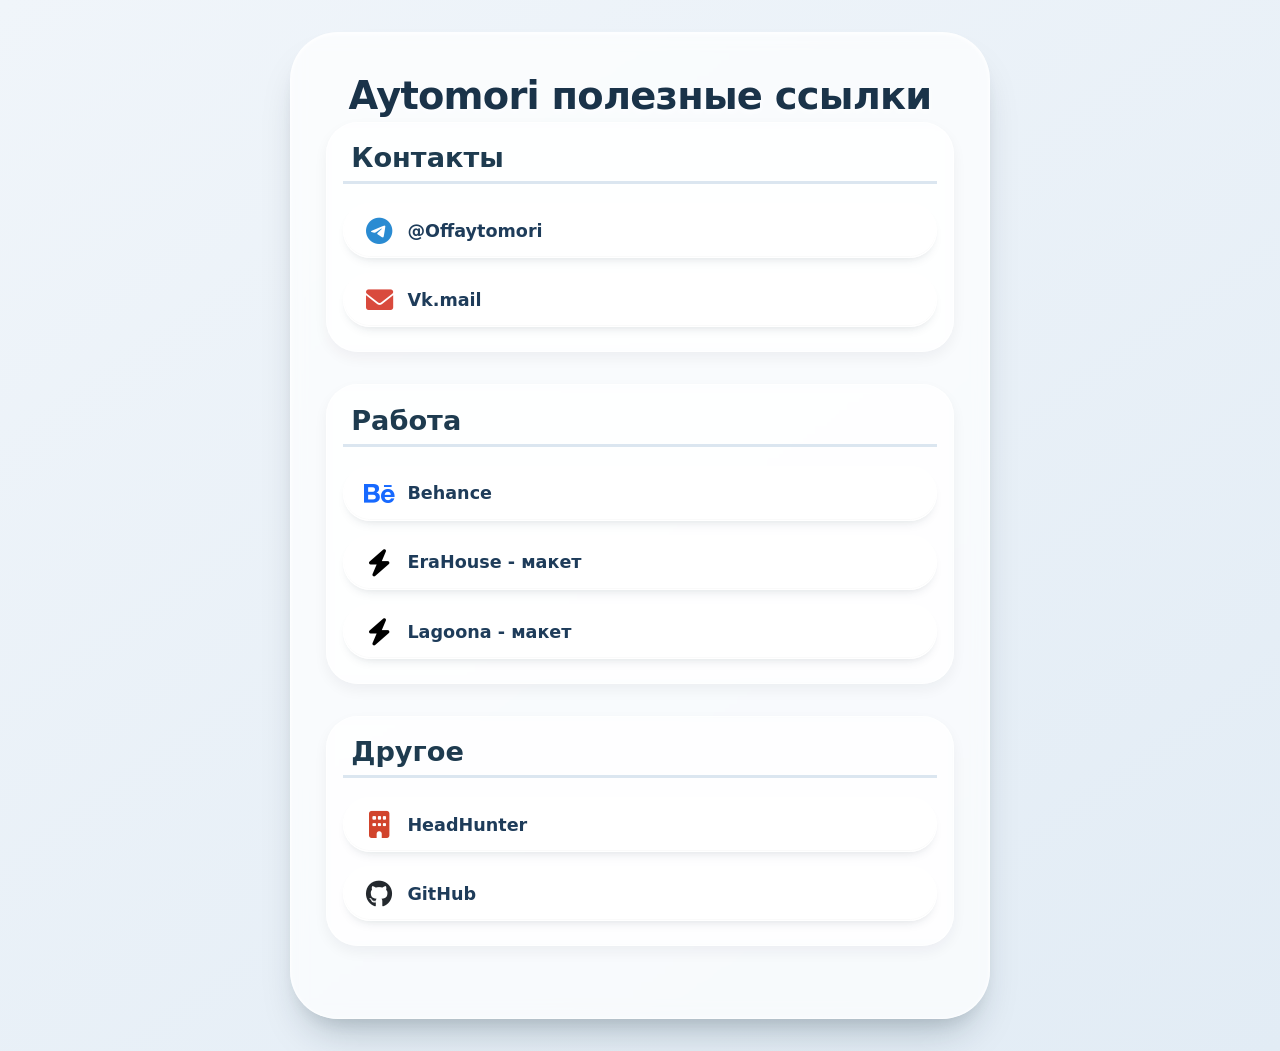
<file: index.html>
<!DOCTYPE html>
<html lang="ru">
<head>
    <meta charset="UTF-8">
    <meta name="viewport" content="width=device-width, initial-scale=1.0">
    <title>Aytomori полезные ссылки</title>
    <link rel="stylesheet" href="https://cdnjs.cloudflare.com/ajax/libs/font-awesome/6.0.0-beta3/css/all.min.css">
    <style>
        * {
            margin: 0;
            padding: 0;
            box-sizing: border-box;
        }

        body {
            font-family: 'Segoe UI', Roboto, system-ui, sans-serif;
            background: linear-gradient(145deg, #f0f5fa 0%, #e2ecf5 100%);
            min-height: 100vh;
            display: flex;
            justify-content: center;
            align-items: center;
            padding: 2rem 1rem;
        }
        .links-container {
            max-width: 700px;
            width: 100%;
            background: rgba(255, 255, 255, 0.7);
            backdrop-filter: blur(8px);
            border-radius: 3rem;
            padding: 2.5rem 2.2rem;
            box-shadow: 0 25px 40px -15px rgba(0, 35, 50, 0.25),
                        0 10px 20px -8px rgba(0, 0, 0, 0.1),
                        inset 0 1px 3px rgba(255, 255, 255, 0.9);
            border: 1px solid rgba(255, 255, 255, 0.6);
        }

        h1 {
            font-weight: 650;
            font-size: 2.4rem;
            letter-spacing: -0.02em;
            color: #1a3349;
            margin-bottom: 0.25rem;
            text-align: center;
            text-shadow: 0 2px 4px rgba(255, 255, 255, 0.7);
        }

        .subhead {
            text-align: center;
            color: #2a4d6e;
            margin-bottom: 2rem;
            font-weight: 400;
            font-size: 1.15rem;
            border-bottom: 2px dashed #b8cfe3;
            padding-bottom: 1rem;
        }
        .categories-grid {
            display: flex;
            flex-direction: column;
            gap: 2rem;
            margin-bottom: 2rem;
        }

        .category {
            background: rgba(255, 255, 255, 0.3);
            border-radius: 2rem;
            padding: 1.2rem 1rem 1.5rem 1rem;
            backdrop-filter: blur(4px);
            box-shadow: 0 6px 14px rgba(0, 20, 30, 0.05);
            transition: all 0.2s;
            border: 1px solid rgba(255,255,255,0.7);
        }

        .category:hover {
            background: rgba(255, 255, 255, 0.5);
            border-color: rgba(130, 180, 220, 0.3);
        }

        .category-title {
            font-size: 1.7rem;
            font-weight: 600;
            color: #1e3b4f;
            padding-left: 0.5rem;
            margin-bottom: 1.2rem;
            border-bottom: 3px solid rgba(80, 130, 180, 0.2);
            padding-bottom: 0.5rem;
            display: flex;
            flex-wrap: wrap;
            align-items: baseline;
            gap: 0.3rem;
        }
        .category-links {
            display: flex;
            flex-direction: column;
            gap: 0.9rem;
        }

        .link-card {
            display: flex;
            align-items: center;
            justify-content: flex-start;
            background: #ffffffdd;
            backdrop-filter: blur(4px);
            border-radius: 50px;
            padding: 0.8rem 1.2rem;
            box-shadow: 0 6px 12px -6px rgba(30, 50, 70, 0.15),
                        0 3px 6px rgba(0, 0, 0, 0.02),
                        inset 0 -1px 0 rgba(0,0,0,0.02);
            transition: all 0.2s ease;
            border: 1px solid rgba(255, 255, 255, 0.7);
            text-decoration: none;
            color: #1e3c5a;
            font-weight: 550;
            font-size: 1.1rem;
            gap: 12px;
            width: 100%;
            white-space: nowrap;
        }

        .link-card i {
            font-size: 1.7rem;
            width: 2rem;
            text-align: center;
            transition: transform 0.15s ease;
            color: #2c577c;
            flex-shrink: 0;
        }

        .link-card .fa-telegram { color: #2A8BD2; }
        .link-card .fa-envelope { color: #D94A3D; }
        .link-card .fa-behance { color: #1769FF; }
        .link-card .fa-bolt { color: #000000; } 
        .link-card .fa-building { color: #d1442c; } 
        .link-card .fa-github { color: #24292e; }

        .link-card:hover {
            transform: translateY(-3px) scale(1.01);
            box-shadow: 0 16px 20px -10px rgba(25, 75, 105, 0.25),
                        0 6px 10px -4px rgba(0,0,0,0.1);
            background: white;
            border-color: rgba(90, 150, 210, 0.3);
        }

        .link-card:hover i {
            transform: scale(1.08);
        }

        .link-card:active {
            transform: scale(0.98);
            box-shadow: inset 0 4px 8px rgba(0,0,0,0.05);
        }

        footer {
            margin-top: 2.2rem;
            text-align: center;
            font-size: 0.9rem;
            color: #3f5e7a;
            opacity: 0.7;
            border-top: 1px dashed #b6cfdf;
            padding-top: 1.5rem;
        }
        @media (max-width: 450px) {
            .links-container {
                padding: 1.8rem 1.2rem;
            }
            .category-title {
                font-size: 1.5rem;
            }
            .link-card {
                padding: 0.7rem 1rem;
                font-size: 1rem;
                white-space: normal;
            }
        }
    </style>
</head>
<body>
    <div class="links-container">
        <h1>Aytomori полезные ссылки</h1>
        <div class="categories-grid">  
            <div class="category">
                <div class="category-title">
                    Контакты
                </div>
                <div class="category-links">
                    <a href="https://t.me/Offaytomori" target="_blank" rel="noopener" class="link-card">
                        <i class="fab fa-telegram"></i>
                        <span>@Offaytomori</span>
                    </a>
                    <a href="mailto:depressionx9@vk.com" class="link-card">
                        <i class="fas fa-envelope"></i>
                        <span>Vk.mail</span>
                    </a>
                </div>
            </div>
            <div class="category">
                <div class="category-title">
                    Работа
                </div>
                <div class="category-links">
                    <a href="https://www.behance.net/aytomori" target="_blank" rel="noopener" class="link-card">
                        <i class="fab fa-behance"></i>
                        <span>Behance</span>
                    </a>
                    <a href="EraHouse/index.html" target="_blank" rel="noopener" class="link-card">
                        <i class="fas fa-bolt"></i>
                        <span>EraHouse - макет</span>
                    </a>
                    <a href="Lagoona/index.html" target="_blank" rel="noopener" class="link-card">
                        <i class="fas fa-bolt"></i>
                        <span>Lagoona - макет</span>
                    </a>
                </div>
            </div>
            <div class="category">
                <div class="category-title">
                    Другое
                </div>
                <div class="category-links">
                    <a href="https://yaroslavl.hh.ru/resume/73045f3bff0fe6feba0039ed1f316635503741" target="_blank" rel="noopener" class="link-card">
                        <i class="fas fa-building"></i>
                        <span>HeadHunter</span>
                    </a>
                    <a href="https://github.com/Aytomori" target="_blank" rel="noopener" class="link-card">
                        <i class="fab fa-github"></i>
                        <span>GitHub</span>
                    </a>
                </div>
            </div>
        </div>
    </div>
</body>
</html>
</file>
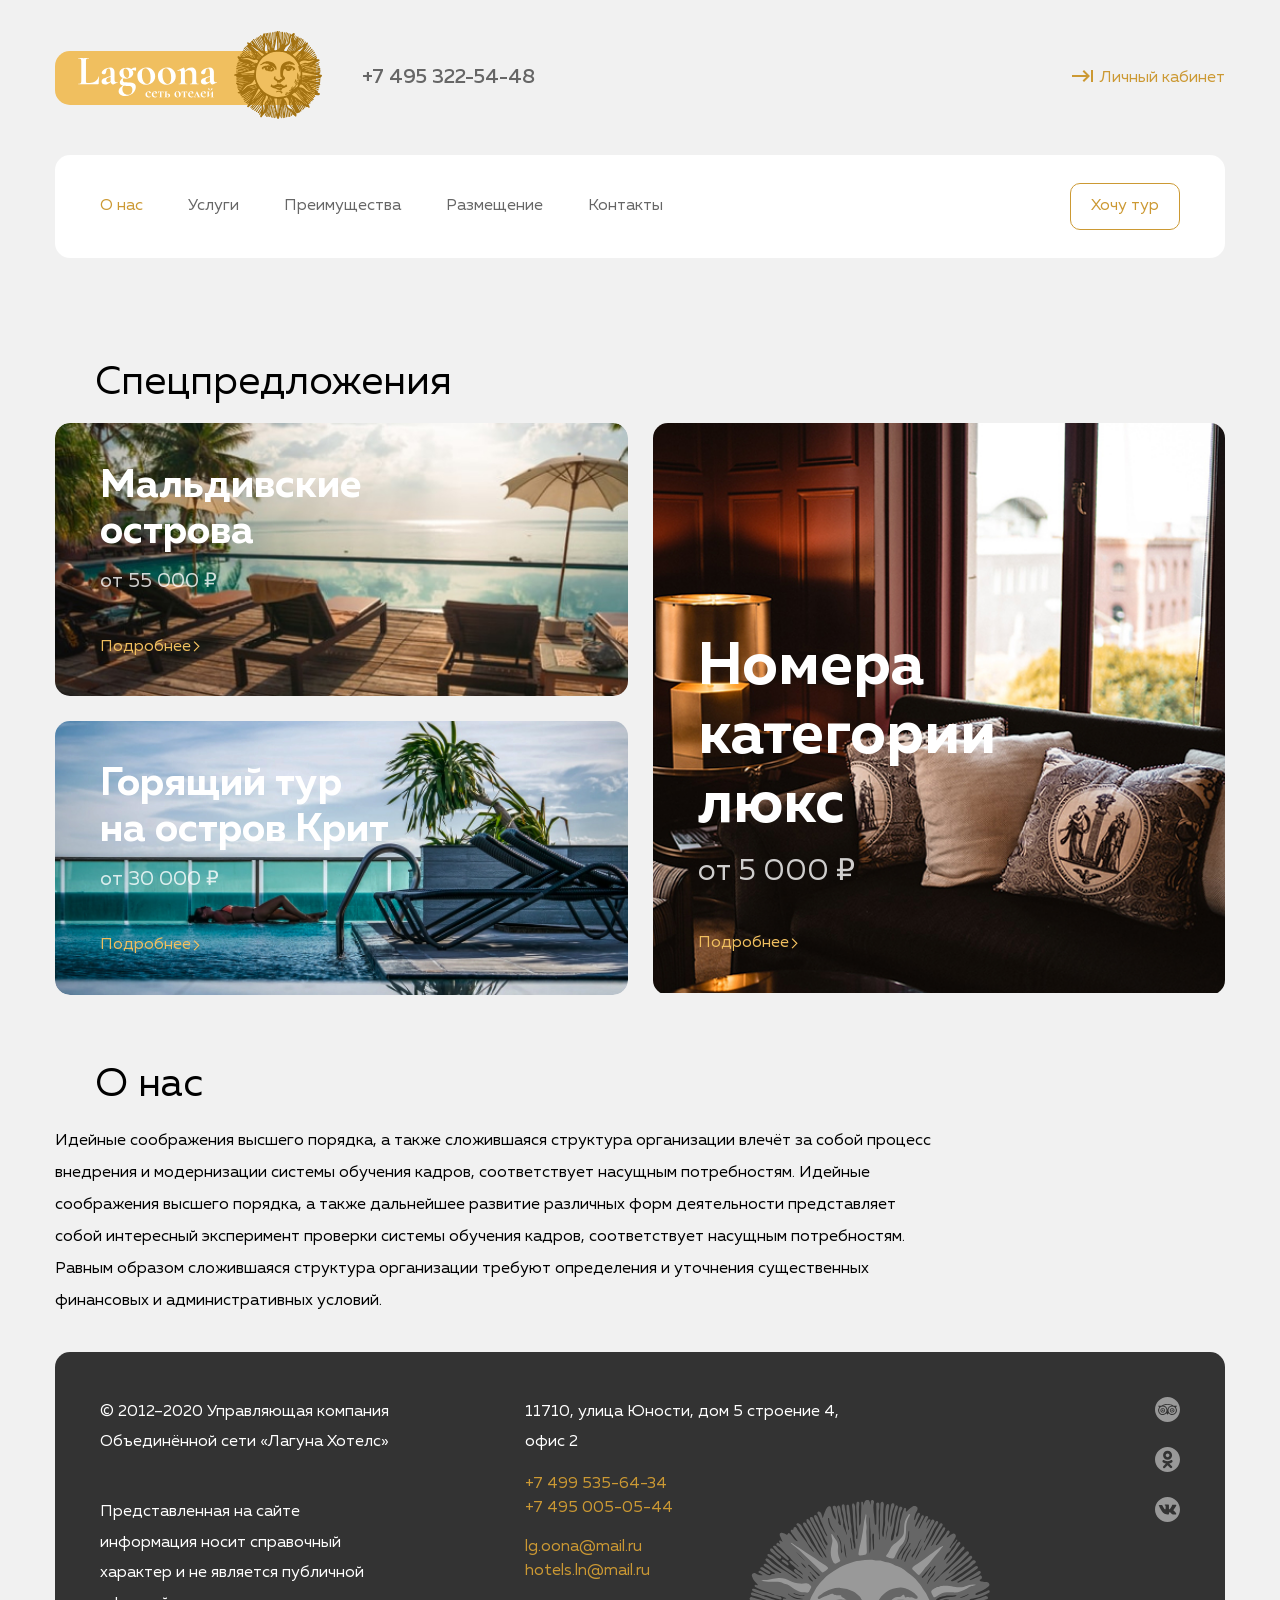
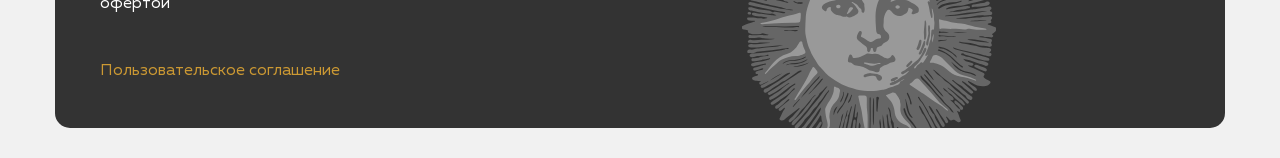
<file: Lagoona/index.html>
<!DOCTYPE html>
<html lang="ru">
  <head>
    <meta charset="UTF-8" />
    <meta name="viewport" content="width=device-width, initial-scale=1.0" />
    <title>Lagoona</title>
    <link rel="stylesheet" href="css/normalize.css" />
    <link rel="stylesheet" href="css/style.css" />
  </head>
  <body>
    <header class="header">
      <div class="container">
        <div class="header-topline flex">
          <a href="#" class="logo-link">
            <img class="logo-img" src="img/logo2.svg" alt="Logo" />
          </a>
          <address class="header-address">
            <a href="tel:+74953225448" class="header-address-link address-link">
              +7 495 322-54-48
            </a>
          </address>
          <a href="#" class="header-profile-link social-link">
            Личный кабинет
          </a>
        </div>
        <div class="header-bottomline flex">
          <nav class="top-nav">
            <ul class="header-list list-reset flex">
              <li class="header-list-item">
                <a href="#" class="nav-link header__link-active"> О нас </a>
              </li>
              <li class="header-list-item">
                <a href="./services.html" class="nav-link"> Услуги </a>
              </li>
              <li class="header-list-item">
                <a href="./benefits.html" class="nav-link"> Преимущества </a>
              </li>
              <li class="header-list-item">
                <a href="./placing.html" class="nav-link"> Размещение </a>
              </li>
              <li class="header-list-item">
                <a href="./contacts.html" class="nav-link"> Контакты </a>
              </li>
            </ul>
          </nav>
          <a href="./placing.html#tour" class="btn header-btn btn-reset"
            >Хочу тур</a
          >
        </div>
      </div>
    </header>

    <main class="main">
      <h1 class="main-title"></h1>
      <section class="section specials">
        <div class="container">
          <h2 class="section-title">Спецпредложения</h2>
          <div class="article-offers flex">
            <div class="cards cards-left">
              <article class="article-vertical offer-img-1">
                <div class="offer-card-content">
                  <div class="article-card-descr">
                    <h3 class="article-vertical-title">Мальдивские острова</h3>
                    <span class="article-vertical-cost"
                      >от&nbsp;55&nbsp;000&nbsp;₽</span
                    >
                  </div>
                  <a href="#" class="article-link">Подробнее</a>
                </div>
              </article>
              <article class="article-vertical offer-img-2">
                <div class="offer-card-content">
                  <div class="article-card-descr">
                    <h3 class="article-vertical-title">
                      Горящий тур на&nbsp;остров Крит
                    </h3>
                    <span class="article-vertical-cost"
                      >от&nbsp;30&nbsp;000&nbsp;₽</span
                    >
                  </div>
                  <a href="#" class="article-link">Подробнее</a>
                </div>
              </article>
            </div>
            <div class="cards">
              <article class="article-fill offer-img-3">
                <div class="fill-offer-card-content">
                  <div class="fill-article-card-descr">
                    <h3 class="article-fill-title">Номера категории люкс</h3>
                    <span class="article-fill-cost"
                      >от&nbsp;5&nbsp;000&nbsp;₽</span
                    >
                  </div>
                  <a href="#" class="article-link">Подробнее</a>
                </div>
              </article>
            </div>
          </div>
        </div>
      </section>
      <section class="section about-us">
        <div class="container">
          <h2 class="section-title">О нас</h2>
          <p class="about-us-descr">
            Идейные соображения высшего порядка, а&nbsp;также сложившаяся
            структура организации влечёт за&nbsp;собой процесс внедрения
            и&nbsp;модернизации системы обучения кадров, соответствует насущным
            потребностям. Идейные соображения высшего порядка, а&nbsp;также
            дальнейшее развитие различных форм деятельности представляет собой
            интересный эксперимент проверки системы обучения кадров,
            соответствует насущным потребностям. Равным образом сложившаяся
            структура организации требуют определения и&nbsp;уточнения
            существенных финансовых и&nbsp;административных условий.
          </p>
        </div>
      </section>
    </main>

    <footer class="footer">
      <div class="container footer-container">
        <div class="footer-content-wrapper footer-bg-img flex">
          <div class="footer-content-item1">
            <p class="footer-descr">
              &copy;&nbsp;2012&ndash;2020 Управляющая компания Объединённой сети
              &laquo;Лагуна Хотелс&raquo;
            </p>
            <p class="footer-descr">
              Представленная на&nbsp;сайте информация носит справочный характер
              и&nbsp;не&nbsp;является публичной офертой
            </p>
            <a href="#" class="footer-link contact-link-tel"
              >Пользовательское соглашение</a
            >
          </div>
          <div class="footer-content-item2">
            <p class="footer-adress">
              11710, улица Юности, дом 5&nbsp;строение&nbsp;4, офис&nbsp;2
            </p>
            <address class="footer-address">
              <a href="tel:+74995356434" class="contact-link-tel"
                >+7&nbsp;499 535-64-34</a
              >
              <a href="tel:+74950050544" class="contact-link-tel"
                >+7&nbsp;495 005-05-44</a
              >
            </address>
            <div class="footer-link-wrap">
              <a href="mailto:lg.oona@mail.ru" class="contact-link-tel"
                >lg.oona@mail.ru</a
              >
              <a href="mailto:hotels.ln@mail.ru" class="contact-link-tel"
                >hotels.ln@mail.ru</a
              >
            </div>
          </div>
          <div class="footer-content-item3 flex">
            <a href="#" class="footer-soc-link"
              ><svg
                xmlns="http://www.w3.org/2000/svg"
                width="25"
                height="25"
                viewBox="0 0 25 25"
                fill="none"
              >
                <g clip-path="url(#clip0_370726_100)">
                  <path
                    d="M17.1779 11.7844C16.3343 11.7844 15.6441 12.449 15.6441 13.2926C15.6441 14.1362 16.3343 14.8263 17.1523 14.8263C17.9959 14.8263 18.6605 14.1362 18.6605 13.3182C18.6861 12.449 18.0214 11.7844 17.1779 11.7844ZM17.1779 14.0595C16.7433 14.0595 16.411 13.7272 16.411 13.2926C16.411 12.858 16.7433 12.5257 17.1779 12.5257C17.6124 12.5257 17.9447 12.8836 17.9447 13.2926C17.9447 13.7272 17.5869 14.0595 17.1779 14.0595Z"
                  />
                  <path
                    d="M7.7965 9.58598C5.77707 9.56042 4.01327 11.2475 4.06439 13.3948C4.08996 15.3886 5.75151 17.1013 7.84762 17.0757C9.89261 17.0502 11.5542 15.3886 11.5542 13.3436C11.5542 11.2731 9.89261 9.58598 7.7965 9.58598ZM7.84762 15.6187C6.49282 15.6698 5.39364 14.5962 5.39364 13.2925C5.39364 11.9633 6.49282 10.9408 7.71981 10.9663C8.99793 10.9663 10.046 11.9888 10.046 13.2925C10.0715 14.5962 9.04905 15.5676 7.84762 15.6187Z"
                  />
                  <path
                    d="M12.5 0C5.59815 0 0 5.59815 0 12.5C0 19.4018 5.59815 25 12.5 25C19.4018 25 25 19.4018 25 12.5C25 5.59815 19.4018 0 12.5 0ZM19.683 17.3568C18.9161 17.8425 18.0726 18.0726 17.1779 18.0726C16.7945 18.0726 16.411 18.0215 16.0532 17.9192C15.1585 17.6891 14.3916 17.229 13.7525 16.5644C13.6759 16.4877 13.5992 16.3855 13.4969 16.2832C13.1646 16.7945 12.8323 17.2801 12.5 17.7914C12.1677 17.2801 11.8354 16.7945 11.5031 16.3088C11.4775 16.3088 11.4775 16.3343 11.4775 16.3343L11.4519 16.3599C10.6851 17.2801 9.71369 17.817 8.53782 18.0215C7.8732 18.1237 7.23414 18.0981 6.59509 17.9192C5.7004 17.6636 4.93353 17.2035 4.29447 16.4877C3.68098 15.7975 3.3231 15.0051 3.16973 14.0849C3.01636 13.2413 3.19529 12.4233 3.24642 12.2188C3.39979 11.6309 3.62985 11.1196 3.98773 10.6339C4.01329 10.6084 4.01329 10.5317 4.01329 10.5061C3.88548 9.99488 3.62985 9.53475 3.34867 9.07463C3.27198 8.97238 3.19529 8.87013 3.11861 8.74232V8.71676C3.14417 8.71676 3.14417 8.71676 3.16973 8.71676C4.11554 8.71676 5.06134 8.71676 6.00715 8.71676C6.05828 8.71676 6.08384 8.6912 6.13496 8.66564C6.79958 8.23108 7.51533 7.89876 8.25664 7.64314C8.79345 7.4642 9.33026 7.31083 9.89263 7.20858C10.4294 7.10633 10.9662 7.02964 11.5286 7.00408C12.8579 6.90183 13.9315 7.02964 14.6472 7.13189C15.184 7.20858 15.6953 7.33639 16.2065 7.48977C17.1012 7.77095 17.9192 8.15439 18.7116 8.64007C18.7628 8.66564 18.8394 8.6912 18.9161 8.6912C19.8364 8.6912 20.7566 8.6912 21.6769 8.6912C21.7536 8.6912 21.8302 8.6912 21.9069 8.6912C21.9069 8.71676 21.9069 8.71676 21.9069 8.71676C21.8558 8.79345 21.8302 8.84457 21.7791 8.92126C21.4724 9.40694 21.1912 9.89263 21.0378 10.455C21.0122 10.5061 21.0122 10.5572 21.0634 10.6339C21.8814 11.8098 22.137 13.1135 21.8047 14.5194C21.4468 15.7208 20.7566 16.6667 19.683 17.3568Z"
                  />
                  <path
                    d="M7.71982 11.7844C6.90182 11.7844 6.21164 12.4746 6.21164 13.2926C6.21164 14.1362 6.90182 14.8008 7.74538 14.8008C8.56338 14.8008 9.25356 14.1106 9.25356 13.267C9.25356 12.449 8.58894 11.7844 7.71982 11.7844ZM7.74538 14.085C7.31082 14.085 6.95295 13.7527 6.95295 13.2926C6.95295 12.858 7.28526 12.5257 7.71982 12.5257C8.15438 12.5257 8.48669 12.858 8.51225 13.2926C8.53781 13.7272 8.17994 14.0595 7.74538 14.085Z"
                  />
                  <path
                    d="M17.1012 9.61152C15.0562 9.66264 13.4458 11.2986 13.4202 13.3436C13.4202 15.4142 15.1073 17.1268 17.1779 17.1013C19.2484 17.1013 20.9356 15.4397 20.9356 13.3436C20.9356 11.1964 19.1718 9.56039 17.1012 9.61152ZM17.2801 15.6187C15.9253 15.6698 14.8517 14.5962 14.8517 13.2925C14.8517 11.9633 15.9509 10.9408 17.1779 10.9663C18.456 10.9663 19.5041 11.9888 19.5041 13.2925C19.5041 14.5706 18.4816 15.5675 17.2801 15.6187Z"
                  />
                  <path
                    d="M13.9826 9.86723C14.8006 9.10035 15.7975 8.71692 16.9223 8.61467C15.593 8.02674 14.1871 7.77111 12.73 7.74555C11.094 7.71999 9.48361 7.95005 7.97543 8.58911C9.12574 8.6658 10.1227 9.04923 10.9662 9.8161C11.8098 10.583 12.2955 11.5543 12.4744 12.6791C12.6789 11.5799 13.1646 10.6341 13.9826 9.86723Z"
                  />
                </g>
                <defs>
                  <clippath id="clip0_370726_100">
                    <rect width="25" height="25" fill="white" />
                  </clippath>
                </defs>
              </svg>
            </a>
            <a href="#" class="footer-soc-link"
              ><svg
                xmlns="http://www.w3.org/2000/svg"
                width="25"
                height="25"
                viewBox="0 0 25 25"
                fill="none"
              >
                <path
                  d="M10.7106 8.3255C10.7106 9.35605 11.546 10.1916 12.5766 10.1916C13.6071 10.1916 14.4426 9.35605 14.4426 8.3255C14.4426 7.29494 13.6071 6.45948 12.5766 6.45948C11.546 6.45948 10.7106 7.29494 10.7106 8.3255Z"
                />
                <path
                  fill-rule="evenodd"
                  clip-rule="evenodd"
                  d="M12.5 25C19.4036 25 25 19.4035 25 12.5C25 5.59642 19.4036 -2.28882e-05 12.5 -2.28882e-05C5.59644 -2.28882e-05 0 5.59642 0 12.5C0 19.4035 5.59644 25 12.5 25ZM8.06251 8.32543C8.06251 5.83241 10.0835 3.81135 12.5766 3.81135C15.0697 3.81135 17.0907 5.83241 17.0907 8.32543C17.0907 10.8185 15.0697 12.8397 12.5766 12.8397C10.0835 12.8397 8.06251 10.8185 8.06251 8.32543ZM17.1176 15.1617C17.0604 15.2076 15.9774 16.0634 14.1702 16.4316L16.8981 19.1351C17.3778 19.6141 17.3784 20.3912 16.8994 20.8709C16.4205 21.3506 15.6435 21.3513 15.1636 20.8723L12.5153 18.2933L10.1099 20.8557C9.86912 21.1055 9.54789 21.2311 9.22631 21.2311C8.91959 21.2311 8.61261 21.117 8.37443 20.8873C7.88644 20.4168 7.8723 19.6398 8.34283 19.1518L10.932 16.4458C9.07424 16.0863 7.94659 15.2082 7.88852 15.1617C7.3597 14.7376 7.27476 13.9651 7.69885 13.4362C8.12288 12.9074 8.8953 12.8225 9.42424 13.2465C9.4354 13.2555 10.6149 14.1416 12.5153 14.1429C14.4157 14.1416 15.5707 13.2555 15.5819 13.2465C16.1109 12.8225 16.8833 12.9074 17.3073 13.4362C17.7314 13.9651 17.6464 14.7376 17.1176 15.1617Z"
                /></svg
            ></a>
            <a href="#" class="footer-soc-link">
              <svg
                xmlns="http://www.w3.org/2000/svg"
                width="25"
                height="25"
                viewBox="0 0 25 25"
                fill="none"
              >
                <g clip-path="url(#clip0_370726_103)">
                  <path
                    d="M12.5 0C5.59815 0 0 5.59815 0 12.5C0 19.4018 5.59815 25 12.5 25C19.4018 25 25 19.4018 25 12.5C25 5.59815 19.4018 0 12.5 0ZM18.8394 13.8548C19.4274 14.4172 20.0409 14.954 20.5521 15.593C20.7822 15.8742 21.0122 16.1554 21.1656 16.4877C21.3957 16.9478 21.1912 17.4591 20.7822 17.4846H18.226C17.5613 17.5358 17.0501 17.2801 16.59 16.82C16.2321 16.4622 15.8998 16.0787 15.5675 15.6953C15.4397 15.5419 15.2863 15.3885 15.1073 15.2863C14.7495 15.0562 14.4427 15.1329 14.2638 15.4908C14.0593 15.8742 14.0082 16.2832 13.9826 16.6922C13.957 17.3057 13.7781 17.4591 13.1646 17.4846C11.8609 17.5358 10.6339 17.3568 9.50919 16.6922C8.51226 16.1043 7.71983 15.3118 7.05521 14.3916C5.72597 12.6022 4.72903 10.6339 3.80879 8.61451C3.60429 8.15439 3.75767 7.92433 4.26891 7.89876C5.11247 7.8732 5.93046 7.8732 6.77402 7.89876C7.10633 7.89876 7.33639 8.10326 7.46421 8.41001C7.92433 9.50919 8.46114 10.5828 9.15132 11.5542C9.33026 11.8098 9.53475 12.0654 9.79038 12.2699C10.0971 12.4744 10.3016 12.3977 10.455 12.0654C10.5317 11.8609 10.5828 11.6309 10.6084 11.4008C10.6851 10.6339 10.6851 9.86707 10.5572 9.10019C10.4806 8.58895 10.2249 8.2822 9.73925 8.17995C9.48363 8.12883 9.53476 8.05214 9.637 7.89876C9.8415 7.6687 10.046 7.51533 10.4294 7.51533H13.318C13.7781 7.61758 13.8804 7.79652 13.9315 8.25664V11.4775C13.9315 11.6564 14.0082 12.1932 14.3405 12.2955C14.5961 12.3722 14.775 12.1677 14.9284 12.0143C15.6186 11.273 16.1043 10.4039 16.5644 9.50919C16.7689 9.10019 16.9223 8.6912 17.1012 8.2822C17.229 7.97545 17.408 7.82208 17.7658 7.82208H20.5521C20.6288 7.82208 20.7055 7.82208 20.8078 7.84764C21.2679 7.92433 21.3957 8.12883 21.2679 8.58895C21.0378 9.30469 20.6033 9.91819 20.1687 10.5061C19.7086 11.1452 19.1973 11.7587 18.7372 12.4233C18.2771 13.0368 18.3026 13.3435 18.8394 13.8548Z"
                  />
                </g>
                <defs>
                  <clippath id="clip0_370726_103">
                    <rect width="25" height="25" fill="white" />
                  </clippath>
                </defs>
              </svg>
            </a>
          </div>
        </div>
      </div>
    </footer>
  </body>
</html>
</file>
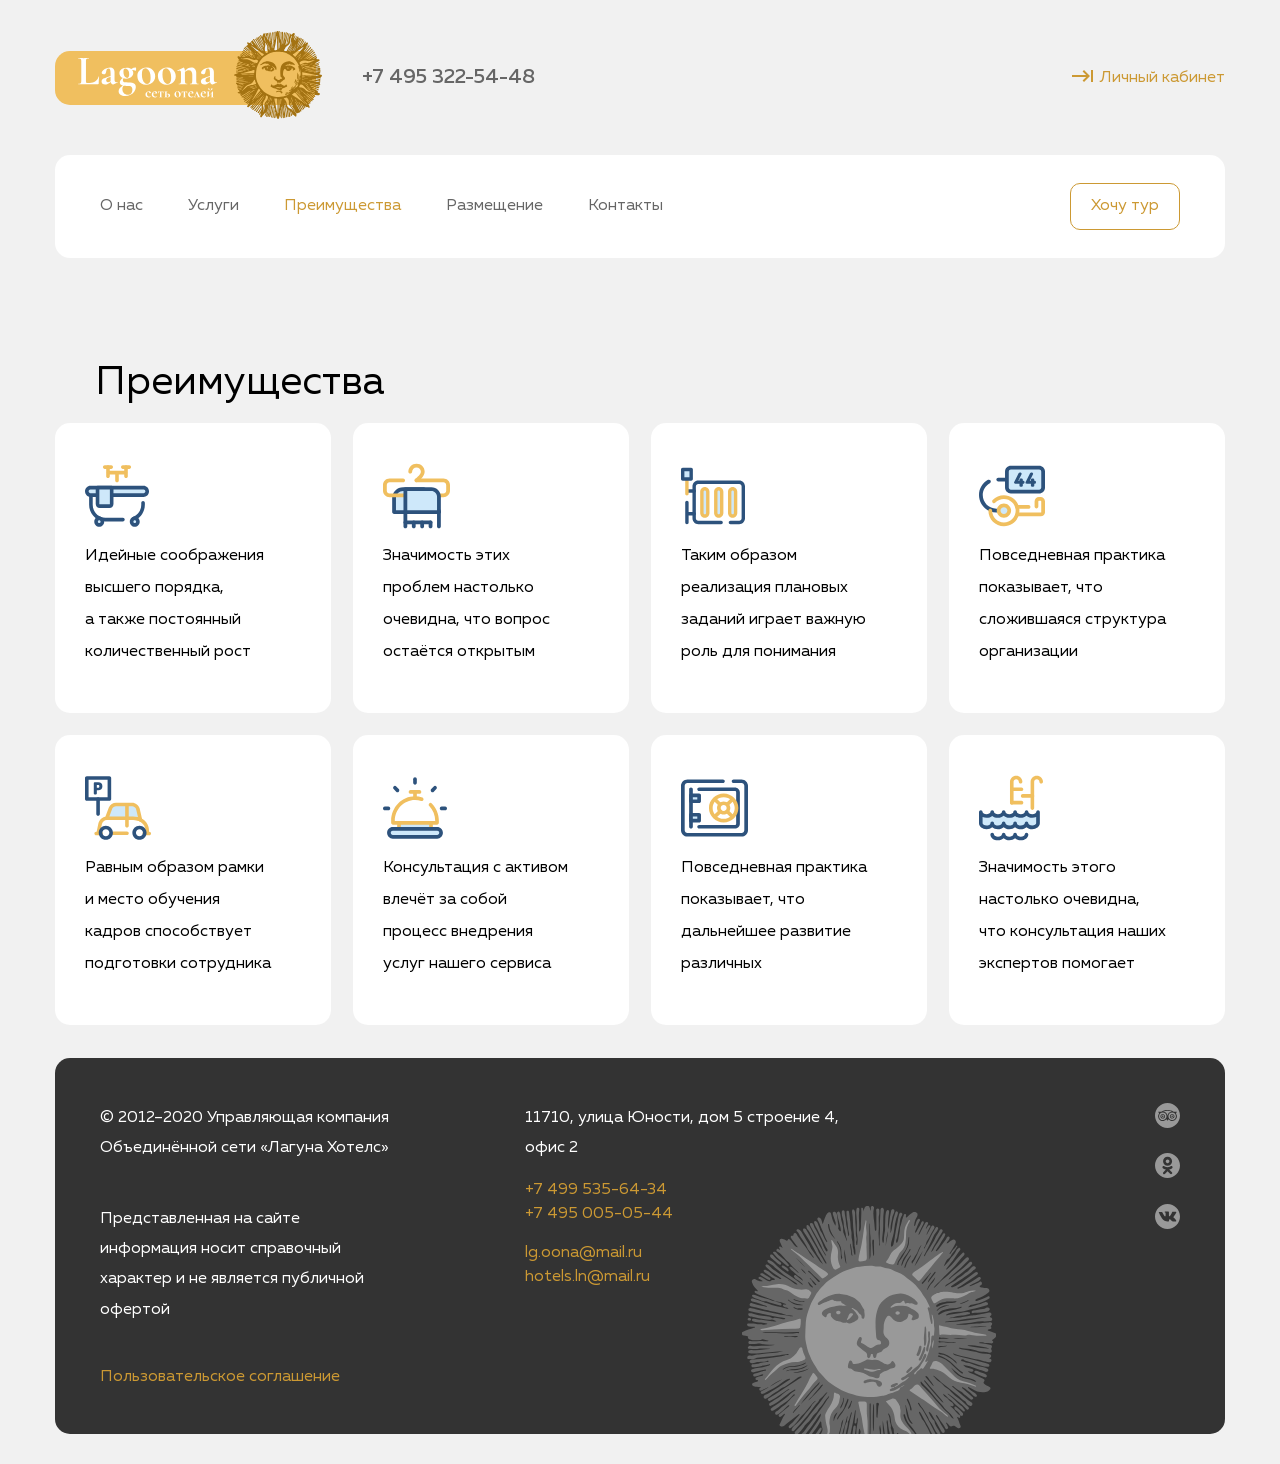
<file: Lagoona/benefits.html>
<!DOCTYPE html>
<html lang="ru">
  <head>
    <meta charset="UTF-8" />
    <meta name="viewport" content="width=device-width, initial-scale=1.0" />
    <title>Lagoona</title>
    <link rel="stylesheet" href="css/normalize.css" />
    <link rel="stylesheet" href="css/style.css" />
  </head>
  <body>
    <header class="header">
      <div class="container">
        <div class="header-topline flex">
          <a href="./index.html" class="logo-link">
            <img class="logo-img" src="img/logo2.svg" alt="Logo" />
          </a>
          <address class="header-address">
            <a href="tel:+74953225448" class="header-address-link address-link">
              +7 495 322-54-48
            </a>
          </address>
          <a href="#" class="header-profile-link social-link">
            Личный кабинет
          </a>
        </div>
        <div class="header-bottomline flex">
          <nav class="top-nav">
            <ul class="header-list list-reset flex">
              <li class="header-list-item">
                <a href="./index.html" class="nav-link"> О нас </a>
              </li>
              <li class="header-list-item">
                <a href="./services.html" class="nav-link"> Услуги </a>
              </li>
              <li class="header-list-item">
                <a href="#" class="nav-link header__link-active">
                  Преимущества
                </a>
              </li>
              <li class="header-list-item">
                <a href="./placing.html" class="nav-link"> Размещение </a>
              </li>
              <li class="header-list-item">
                <a href="./contacts.html" class="nav-link"> Контакты </a>
              </li>
            </ul>
          </nav>
          <a href="./placing.html#tour" class="btn header-btn btn-reset"
            >Хочу тур</a
          >
        </div>
      </div>
    </header>

    <main class="main">
      <section class="section benefits">
        <div class="container">
          <h2 class="section-title">Преимущества</h2>
          <ul class="benefits-list list-reset flex">
            <li class="benefits-item">
              <div class="ben-item-content ben-item-img1">
                <p class="benefits-item-descr">
                  Идейные соображения высшего порядка, а&nbsp;также постоянный
                  количественный рост
                </p>
              </div>
            </li>
            <li class="benefits-item">
              <div class="ben-item-content ben-item-img2">
                <p class="benefits-item-descr">
                  Значимость этих проблем настолько очевидна, что вопрос
                  остаётся открытым
                </p>
              </div>
            </li>
            <li class="benefits-item">
              <div class="ben-item-content ben-item-img3">
                <p class="benefits-item-descr">
                  Таким образом реализация плановых заданий играет важную роль
                  для понимания
                </p>
              </div>
            </li>
            <li class="benefits-item">
              <div class="ben-item-content ben-item-img4">
                <p class="benefits-item-descr">
                  Повседневная практика показывает, что сложившаяся структура
                  организации
                </p>
              </div>
            </li>
            <li class="benefits-item">
              <div class="ben-item-content ben-item-img5">
                <p class="benefits-item-descr">
                  Равным образом рамки и&nbsp;место обучения кадров способствует
                  подготовки сотрудника
                </p>
              </div>
            </li>
            <li class="benefits-item">
              <div class="ben-item-content ben-item-img6">
                <p class="benefits-item-descr">
                  Консультация с&nbsp;активом влечёт за&nbsp;собой процесс
                  внедрения услуг нашего сервиса
                </p>
              </div>
            </li>
            <li class="benefits-item">
              <div class="ben-item-content ben-item-img7">
                <p class="benefits-item-descr">
                  Повседневная практика показывает,&nbsp;что дальнейшее развитие
                  различных
                </p>
              </div>
            </li>
            <li class="benefits-item">
              <div class="ben-item-content ben-item-img8">
                <p class="benefits-item-descr">
                  Значимость этого настолько очевидна, что консультация наших
                  экспертов помогает
                </p>
              </div>
            </li>
          </ul>
        </div>
      </section>
    </main>

    <footer class="footer">
      <div class="container footer-container">
        <div class="footer-content-wrapper footer-bg-img flex">
          <div class="footer-content-item1">
            <p class="footer-descr">
              &copy;&nbsp;2012&ndash;2020 Управляющая компания Объединённой сети
              &laquo;Лагуна Хотелс&raquo;
            </p>
            <p class="footer-descr">
              Представленная на&nbsp;сайте информация носит справочный характер
              и&nbsp;не&nbsp;является публичной офертой
            </p>
            <a href="#" class="footer-link contact-link-tel"
              >Пользовательское соглашение</a
            >
          </div>
          <div class="footer-content-item2">
            <p class="footer-adress">
              11710, улица Юности, дом 5&nbsp;строение&nbsp;4, офис&nbsp;2
            </p>
            <address class="footer-address">
              <a href="tel:+74995356434" class="contact-link-tel"
                >+7&nbsp;499 535-64-34</a
              >
              <a href="tel:+74950050544" class="contact-link-tel"
                >+7&nbsp;495 005-05-44</a
              >
            </address>
            <div class="footer-link-wrap">
              <a href="mailto:lg.oona@mail.ru" class="contact-link-tel"
                >lg.oona@mail.ru</a
              >
              <a href="mailto:hotels.ln@mail.ru" class="contact-link-tel"
                >hotels.ln@mail.ru</a
              >
            </div>
          </div>
          <div class="footer-content-item3 flex">
            <a href="#" class="footer-soc-link"
              ><svg
                xmlns="http://www.w3.org/2000/svg"
                width="25"
                height="25"
                viewBox="0 0 25 25"
                fill="none"
              >
                <g clip-path="url(#clip0_370726_100)">
                  <path
                    d="M17.1779 11.7844C16.3343 11.7844 15.6441 12.449 15.6441 13.2926C15.6441 14.1362 16.3343 14.8263 17.1523 14.8263C17.9959 14.8263 18.6605 14.1362 18.6605 13.3182C18.6861 12.449 18.0214 11.7844 17.1779 11.7844ZM17.1779 14.0595C16.7433 14.0595 16.411 13.7272 16.411 13.2926C16.411 12.858 16.7433 12.5257 17.1779 12.5257C17.6124 12.5257 17.9447 12.8836 17.9447 13.2926C17.9447 13.7272 17.5869 14.0595 17.1779 14.0595Z"
                  />
                  <path
                    d="M7.7965 9.58598C5.77707 9.56042 4.01327 11.2475 4.06439 13.3948C4.08996 15.3886 5.75151 17.1013 7.84762 17.0757C9.89261 17.0502 11.5542 15.3886 11.5542 13.3436C11.5542 11.2731 9.89261 9.58598 7.7965 9.58598ZM7.84762 15.6187C6.49282 15.6698 5.39364 14.5962 5.39364 13.2925C5.39364 11.9633 6.49282 10.9408 7.71981 10.9663C8.99793 10.9663 10.046 11.9888 10.046 13.2925C10.0715 14.5962 9.04905 15.5676 7.84762 15.6187Z"
                  />
                  <path
                    d="M12.5 0C5.59815 0 0 5.59815 0 12.5C0 19.4018 5.59815 25 12.5 25C19.4018 25 25 19.4018 25 12.5C25 5.59815 19.4018 0 12.5 0ZM19.683 17.3568C18.9161 17.8425 18.0726 18.0726 17.1779 18.0726C16.7945 18.0726 16.411 18.0215 16.0532 17.9192C15.1585 17.6891 14.3916 17.229 13.7525 16.5644C13.6759 16.4877 13.5992 16.3855 13.4969 16.2832C13.1646 16.7945 12.8323 17.2801 12.5 17.7914C12.1677 17.2801 11.8354 16.7945 11.5031 16.3088C11.4775 16.3088 11.4775 16.3343 11.4775 16.3343L11.4519 16.3599C10.6851 17.2801 9.71369 17.817 8.53782 18.0215C7.8732 18.1237 7.23414 18.0981 6.59509 17.9192C5.7004 17.6636 4.93353 17.2035 4.29447 16.4877C3.68098 15.7975 3.3231 15.0051 3.16973 14.0849C3.01636 13.2413 3.19529 12.4233 3.24642 12.2188C3.39979 11.6309 3.62985 11.1196 3.98773 10.6339C4.01329 10.6084 4.01329 10.5317 4.01329 10.5061C3.88548 9.99488 3.62985 9.53475 3.34867 9.07463C3.27198 8.97238 3.19529 8.87013 3.11861 8.74232V8.71676C3.14417 8.71676 3.14417 8.71676 3.16973 8.71676C4.11554 8.71676 5.06134 8.71676 6.00715 8.71676C6.05828 8.71676 6.08384 8.6912 6.13496 8.66564C6.79958 8.23108 7.51533 7.89876 8.25664 7.64314C8.79345 7.4642 9.33026 7.31083 9.89263 7.20858C10.4294 7.10633 10.9662 7.02964 11.5286 7.00408C12.8579 6.90183 13.9315 7.02964 14.6472 7.13189C15.184 7.20858 15.6953 7.33639 16.2065 7.48977C17.1012 7.77095 17.9192 8.15439 18.7116 8.64007C18.7628 8.66564 18.8394 8.6912 18.9161 8.6912C19.8364 8.6912 20.7566 8.6912 21.6769 8.6912C21.7536 8.6912 21.8302 8.6912 21.9069 8.6912C21.9069 8.71676 21.9069 8.71676 21.9069 8.71676C21.8558 8.79345 21.8302 8.84457 21.7791 8.92126C21.4724 9.40694 21.1912 9.89263 21.0378 10.455C21.0122 10.5061 21.0122 10.5572 21.0634 10.6339C21.8814 11.8098 22.137 13.1135 21.8047 14.5194C21.4468 15.7208 20.7566 16.6667 19.683 17.3568Z"
                  />
                  <path
                    d="M7.71982 11.7844C6.90182 11.7844 6.21164 12.4746 6.21164 13.2926C6.21164 14.1362 6.90182 14.8008 7.74538 14.8008C8.56338 14.8008 9.25356 14.1106 9.25356 13.267C9.25356 12.449 8.58894 11.7844 7.71982 11.7844ZM7.74538 14.085C7.31082 14.085 6.95295 13.7527 6.95295 13.2926C6.95295 12.858 7.28526 12.5257 7.71982 12.5257C8.15438 12.5257 8.48669 12.858 8.51225 13.2926C8.53781 13.7272 8.17994 14.0595 7.74538 14.085Z"
                  />
                  <path
                    d="M17.1012 9.61152C15.0562 9.66264 13.4458 11.2986 13.4202 13.3436C13.4202 15.4142 15.1073 17.1268 17.1779 17.1013C19.2484 17.1013 20.9356 15.4397 20.9356 13.3436C20.9356 11.1964 19.1718 9.56039 17.1012 9.61152ZM17.2801 15.6187C15.9253 15.6698 14.8517 14.5962 14.8517 13.2925C14.8517 11.9633 15.9509 10.9408 17.1779 10.9663C18.456 10.9663 19.5041 11.9888 19.5041 13.2925C19.5041 14.5706 18.4816 15.5675 17.2801 15.6187Z"
                  />
                  <path
                    d="M13.9826 9.86723C14.8006 9.10035 15.7975 8.71692 16.9223 8.61467C15.593 8.02674 14.1871 7.77111 12.73 7.74555C11.094 7.71999 9.48361 7.95005 7.97543 8.58911C9.12574 8.6658 10.1227 9.04923 10.9662 9.8161C11.8098 10.583 12.2955 11.5543 12.4744 12.6791C12.6789 11.5799 13.1646 10.6341 13.9826 9.86723Z"
                  />
                </g>
                <defs>
                  <clippath id="clip0_370726_100">
                    <rect width="25" height="25" fill="white" />
                  </clippath>
                </defs>
              </svg>
            </a>
            <a href="#" class="footer-soc-link"
              ><svg
                xmlns="http://www.w3.org/2000/svg"
                width="25"
                height="25"
                viewBox="0 0 25 25"
                fill="none"
              >
                <path
                  d="M10.7106 8.3255C10.7106 9.35605 11.546 10.1916 12.5766 10.1916C13.6071 10.1916 14.4426 9.35605 14.4426 8.3255C14.4426 7.29494 13.6071 6.45948 12.5766 6.45948C11.546 6.45948 10.7106 7.29494 10.7106 8.3255Z"
                />
                <path
                  fill-rule="evenodd"
                  clip-rule="evenodd"
                  d="M12.5 25C19.4036 25 25 19.4035 25 12.5C25 5.59642 19.4036 -2.28882e-05 12.5 -2.28882e-05C5.59644 -2.28882e-05 0 5.59642 0 12.5C0 19.4035 5.59644 25 12.5 25ZM8.06251 8.32543C8.06251 5.83241 10.0835 3.81135 12.5766 3.81135C15.0697 3.81135 17.0907 5.83241 17.0907 8.32543C17.0907 10.8185 15.0697 12.8397 12.5766 12.8397C10.0835 12.8397 8.06251 10.8185 8.06251 8.32543ZM17.1176 15.1617C17.0604 15.2076 15.9774 16.0634 14.1702 16.4316L16.8981 19.1351C17.3778 19.6141 17.3784 20.3912 16.8994 20.8709C16.4205 21.3506 15.6435 21.3513 15.1636 20.8723L12.5153 18.2933L10.1099 20.8557C9.86912 21.1055 9.54789 21.2311 9.22631 21.2311C8.91959 21.2311 8.61261 21.117 8.37443 20.8873C7.88644 20.4168 7.8723 19.6398 8.34283 19.1518L10.932 16.4458C9.07424 16.0863 7.94659 15.2082 7.88852 15.1617C7.3597 14.7376 7.27476 13.9651 7.69885 13.4362C8.12288 12.9074 8.8953 12.8225 9.42424 13.2465C9.4354 13.2555 10.6149 14.1416 12.5153 14.1429C14.4157 14.1416 15.5707 13.2555 15.5819 13.2465C16.1109 12.8225 16.8833 12.9074 17.3073 13.4362C17.7314 13.9651 17.6464 14.7376 17.1176 15.1617Z"
                /></svg
            ></a>
            <a href="#" class="footer-soc-link">
              <svg
                xmlns="http://www.w3.org/2000/svg"
                width="25"
                height="25"
                viewBox="0 0 25 25"
                fill="none"
              >
                <g clip-path="url(#clip0_370726_103)">
                  <path
                    d="M12.5 0C5.59815 0 0 5.59815 0 12.5C0 19.4018 5.59815 25 12.5 25C19.4018 25 25 19.4018 25 12.5C25 5.59815 19.4018 0 12.5 0ZM18.8394 13.8548C19.4274 14.4172 20.0409 14.954 20.5521 15.593C20.7822 15.8742 21.0122 16.1554 21.1656 16.4877C21.3957 16.9478 21.1912 17.4591 20.7822 17.4846H18.226C17.5613 17.5358 17.0501 17.2801 16.59 16.82C16.2321 16.4622 15.8998 16.0787 15.5675 15.6953C15.4397 15.5419 15.2863 15.3885 15.1073 15.2863C14.7495 15.0562 14.4427 15.1329 14.2638 15.4908C14.0593 15.8742 14.0082 16.2832 13.9826 16.6922C13.957 17.3057 13.7781 17.4591 13.1646 17.4846C11.8609 17.5358 10.6339 17.3568 9.50919 16.6922C8.51226 16.1043 7.71983 15.3118 7.05521 14.3916C5.72597 12.6022 4.72903 10.6339 3.80879 8.61451C3.60429 8.15439 3.75767 7.92433 4.26891 7.89876C5.11247 7.8732 5.93046 7.8732 6.77402 7.89876C7.10633 7.89876 7.33639 8.10326 7.46421 8.41001C7.92433 9.50919 8.46114 10.5828 9.15132 11.5542C9.33026 11.8098 9.53475 12.0654 9.79038 12.2699C10.0971 12.4744 10.3016 12.3977 10.455 12.0654C10.5317 11.8609 10.5828 11.6309 10.6084 11.4008C10.6851 10.6339 10.6851 9.86707 10.5572 9.10019C10.4806 8.58895 10.2249 8.2822 9.73925 8.17995C9.48363 8.12883 9.53476 8.05214 9.637 7.89876C9.8415 7.6687 10.046 7.51533 10.4294 7.51533H13.318C13.7781 7.61758 13.8804 7.79652 13.9315 8.25664V11.4775C13.9315 11.6564 14.0082 12.1932 14.3405 12.2955C14.5961 12.3722 14.775 12.1677 14.9284 12.0143C15.6186 11.273 16.1043 10.4039 16.5644 9.50919C16.7689 9.10019 16.9223 8.6912 17.1012 8.2822C17.229 7.97545 17.408 7.82208 17.7658 7.82208H20.5521C20.6288 7.82208 20.7055 7.82208 20.8078 7.84764C21.2679 7.92433 21.3957 8.12883 21.2679 8.58895C21.0378 9.30469 20.6033 9.91819 20.1687 10.5061C19.7086 11.1452 19.1973 11.7587 18.7372 12.4233C18.2771 13.0368 18.3026 13.3435 18.8394 13.8548Z"
                  />
                </g>
                <defs>
                  <clippath id="clip0_370726_103">
                    <rect width="25" height="25" fill="white" />
                  </clippath>
                </defs>
              </svg>
            </a>
          </div>
        </div>
      </div>
    </footer>
  </body>
</html>
</file>
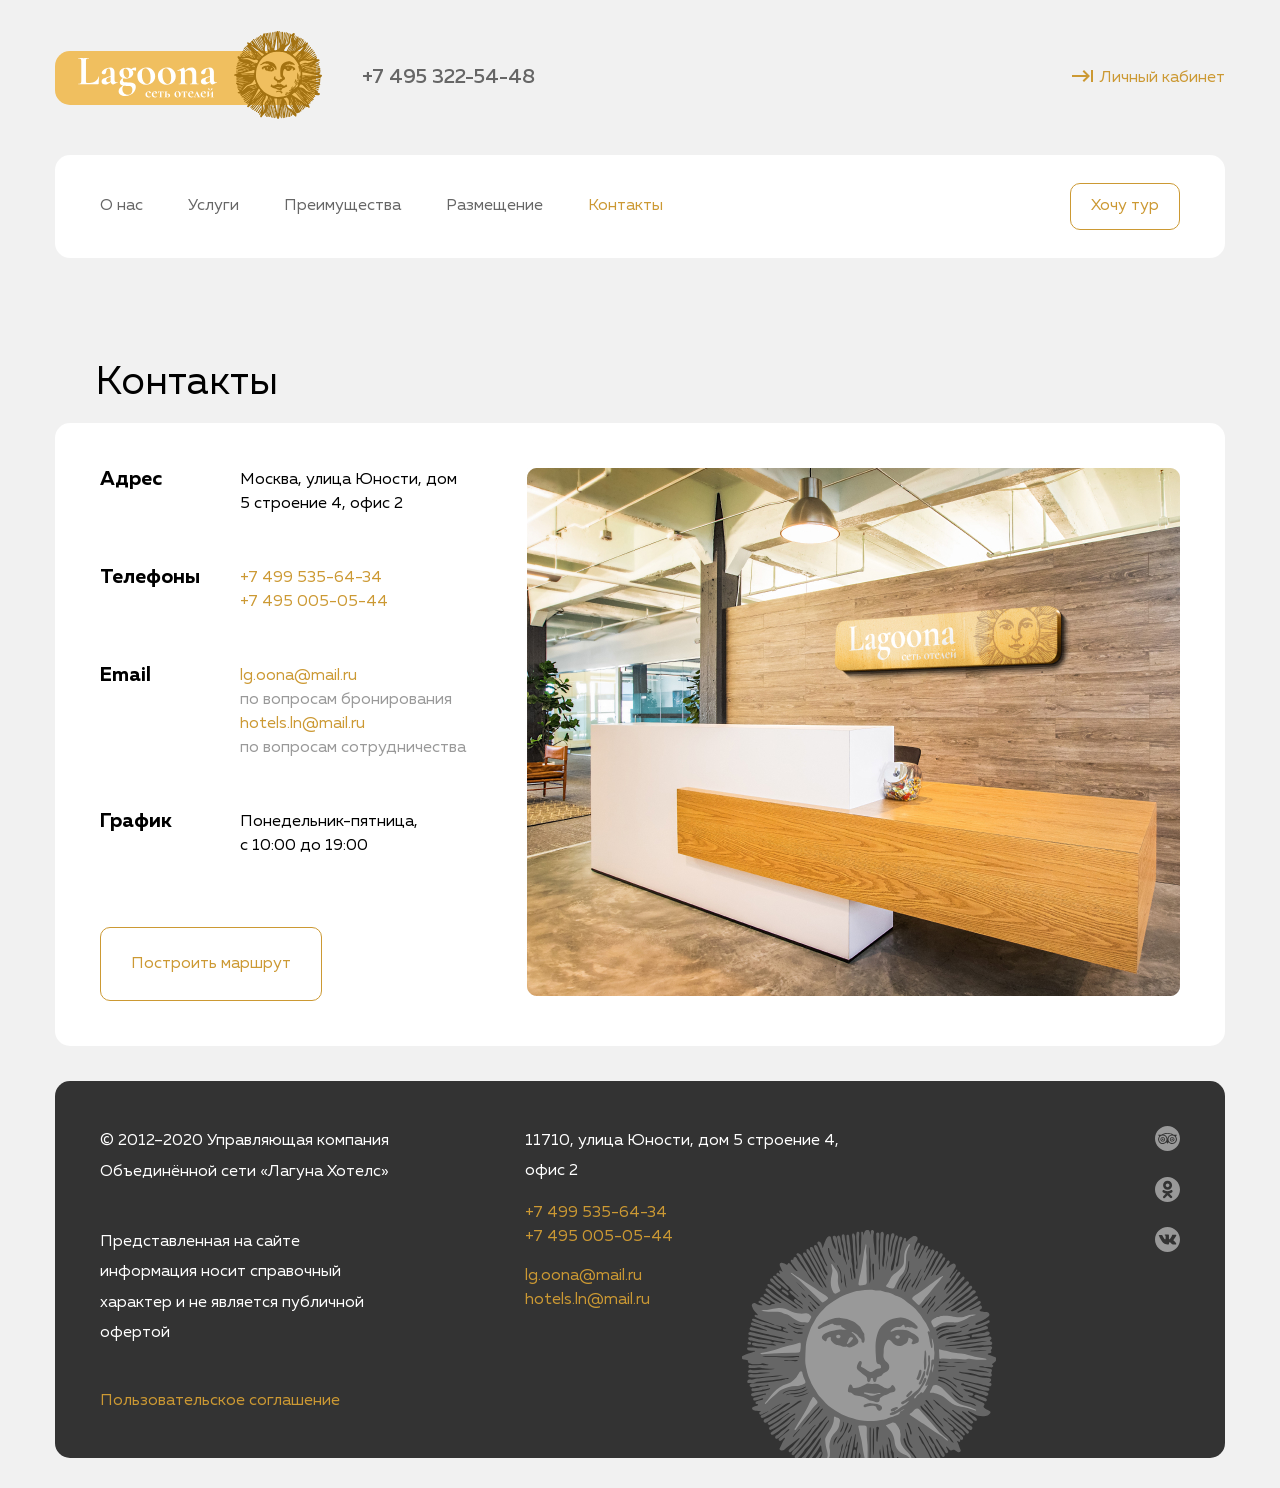
<file: Lagoona/contacts.html>
<!DOCTYPE html>
<html lang="ru">
  <head>
    <meta charset="UTF-8" />
    <meta name="viewport" content="width=device-width, initial-scale=1.0" />
    <title>Lagoona</title>
    <link rel="stylesheet" href="css/normalize.css" />
    <link rel="stylesheet" href="css/style.css" />
  </head>
  <body>
    <header class="header">
      <div class="container">
        <div class="header-topline flex">
          <a href="./index.html" class="logo-link">
            <img class="logo-img" src="img/logo2.svg" alt="Logo" />
          </a>
          <address class="header-address">
            <a href="tel:+74953225448" class="header-address-link address-link">
              +7 495 322-54-48
            </a>
          </address>
          <a href="#" class="header-profile-link social-link">
            Личный кабинет
          </a>
        </div>
        <div class="header-bottomline flex">
          <nav class="top-nav">
            <ul class="header-list list-reset flex">
              <li class="header-list-item">
                <a href="./index.html" class="nav-link"> О нас </a>
              </li>
              <li class="header-list-item">
                <a href="./services.html" class="nav-link"> Услуги </a>
              </li>
              <li class="header-list-item">
                <a href="./benefits.html" class="nav-link"> Преимущества </a>
              </li>
              <li class="header-list-item">
                <a href="./placing.html" class="nav-link"> Размещение </a>
              </li>
              <li class="header-list-item">
                <a href="#" class="nav-link header__link-active"> Контакты </a>
              </li>
            </ul>
          </nav>
          <a href="./placing.html#tour" class="btn header-btn btn-reset"
            >Хочу тур</a
          >
        </div>
      </div>
    </header>

    <main class="main">
      <section class="section contacts">
        <div class="container">
          <h2 class="section-title contacts-title">Контакты</h2>
          <div class="contact-content flex">
            <div class="contact-content-left flex">
              <ul class="contact-list list-reset">
                <li class="contact-list-item contact-list-item1">
                  <div class="item-title-wrap">
                    <h3 class="contect-item-title">Адрес</h3>
                  </div>
                  <div class="item-descr-wrap">
                    <p class="contact-item-descr">
                      Москва, улица Юности, дом 5&nbsp;строение&nbsp;4,
                      офис&nbsp;2
                    </p>
                  </div>
                </li>
                <li class="contact-list-item contact-list-item2">
                  <div class="item-title-wrap">
                    <h3 class="contect-item-title">Телефоны</h3>
                  </div>
                  <address class="contact-adress item-descr-wrap">
                    <a href="tel:+74995356434" class="contact-link-tel"
                      >+7&nbsp;499&nbsp;535-64-34</a
                    >
                    <a href="tel:+74950050544" class="contact-link-tel"
                      >+7&nbsp;495&nbsp;005-05-44</a
                    >
                  </address>
                </li>
                <li class="contact-list-item contact-list-item3">
                  <div class="item-title-wrap">
                    <h3 class="contect-item-title">Email</h3>
                  </div>
                  <div class="item-descr-wrap">
                    <p class="contact-item-descr">
                      <a href="mailto:lg.oona@mail.ru" class="contact-link-mail"
                        >lg.oona@mail.ru</a
                      >
                      <span class="link-descr"
                        >по&nbsp;вопросам&nbsp;бронирования</span
                      >
                      <a
                        href="mailto:hotels.ln@mail.ru"
                        class="contact-link-mail"
                        >hotels.ln@mail.ru</a
                      >
                      <span class="link-descr"
                        >по&nbsp;вопросам&nbsp;сотрудничества</span
                      >
                    </p>
                  </div>
                </li>
                <li class="contact-list-item contact-list-item4">
                  <div class="item-title-wrap">
                    <h3 class="contect-item-title">График</h3>
                  </div>
                  <div class="item-descr-wrap">
                    <p class="contact-item-descr">
                      Понедельник-пятница, с&nbsp;10:00 до&nbsp;19:00
                    </p>
                  </div>
                </li>
              </ul>
              <button class="btn contact-btn">Построить маршрут</button>
            </div>
            <div class="contact-content-right">
              <img src="img/contact-img.jpg" class="contact-img" />
            </div>
          </div>
        </div>
      </section>
    </main>

    <footer class="footer">
      <div class="container footer-container">
        <div class="footer-content-wrapper footer-bg-img flex">
          <div class="footer-content-item1">
            <p class="footer-descr">
              &copy;&nbsp;2012&ndash;2020 Управляющая компания Объединённой сети
              &laquo;Лагуна Хотелс&raquo;
            </p>
            <p class="footer-descr">
              Представленная на&nbsp;сайте информация носит справочный характер
              и&nbsp;не&nbsp;является публичной офертой
            </p>
            <a href="#" class="footer-link contact-link-tel"
              >Пользовательское соглашение</a
            >
          </div>
          <div class="footer-content-item2">
            <p class="footer-adress">
              11710, улица Юности, дом 5&nbsp;строение&nbsp;4, офис&nbsp;2
            </p>
            <address class="footer-address">
              <a href="tel:+74995356434" class="contact-link-tel"
                >+7&nbsp;499 535-64-34</a
              >
              <a href="tel:+74950050544" class="contact-link-tel"
                >+7&nbsp;495 005-05-44</a
              >
            </address>
            <div class="footer-link-wrap">
              <a href="mailto:lg.oona@mail.ru" class="contact-link-tel"
                >lg.oona@mail.ru</a
              >
              <a href="mailto:hotels.ln@mail.ru" class="contact-link-tel"
                >hotels.ln@mail.ru</a
              >
            </div>
          </div>
          <div class="footer-content-item3 flex">
            <a href="#" class="footer-soc-link"
              ><svg
                xmlns="http://www.w3.org/2000/svg"
                width="25"
                height="25"
                viewBox="0 0 25 25"
                fill="none"
              >
                <g clip-path="url(#clip0_370726_100)">
                  <path
                    d="M17.1779 11.7844C16.3343 11.7844 15.6441 12.449 15.6441 13.2926C15.6441 14.1362 16.3343 14.8263 17.1523 14.8263C17.9959 14.8263 18.6605 14.1362 18.6605 13.3182C18.6861 12.449 18.0214 11.7844 17.1779 11.7844ZM17.1779 14.0595C16.7433 14.0595 16.411 13.7272 16.411 13.2926C16.411 12.858 16.7433 12.5257 17.1779 12.5257C17.6124 12.5257 17.9447 12.8836 17.9447 13.2926C17.9447 13.7272 17.5869 14.0595 17.1779 14.0595Z"
                  />
                  <path
                    d="M7.7965 9.58598C5.77707 9.56042 4.01327 11.2475 4.06439 13.3948C4.08996 15.3886 5.75151 17.1013 7.84762 17.0757C9.89261 17.0502 11.5542 15.3886 11.5542 13.3436C11.5542 11.2731 9.89261 9.58598 7.7965 9.58598ZM7.84762 15.6187C6.49282 15.6698 5.39364 14.5962 5.39364 13.2925C5.39364 11.9633 6.49282 10.9408 7.71981 10.9663C8.99793 10.9663 10.046 11.9888 10.046 13.2925C10.0715 14.5962 9.04905 15.5676 7.84762 15.6187Z"
                  />
                  <path
                    d="M12.5 0C5.59815 0 0 5.59815 0 12.5C0 19.4018 5.59815 25 12.5 25C19.4018 25 25 19.4018 25 12.5C25 5.59815 19.4018 0 12.5 0ZM19.683 17.3568C18.9161 17.8425 18.0726 18.0726 17.1779 18.0726C16.7945 18.0726 16.411 18.0215 16.0532 17.9192C15.1585 17.6891 14.3916 17.229 13.7525 16.5644C13.6759 16.4877 13.5992 16.3855 13.4969 16.2832C13.1646 16.7945 12.8323 17.2801 12.5 17.7914C12.1677 17.2801 11.8354 16.7945 11.5031 16.3088C11.4775 16.3088 11.4775 16.3343 11.4775 16.3343L11.4519 16.3599C10.6851 17.2801 9.71369 17.817 8.53782 18.0215C7.8732 18.1237 7.23414 18.0981 6.59509 17.9192C5.7004 17.6636 4.93353 17.2035 4.29447 16.4877C3.68098 15.7975 3.3231 15.0051 3.16973 14.0849C3.01636 13.2413 3.19529 12.4233 3.24642 12.2188C3.39979 11.6309 3.62985 11.1196 3.98773 10.6339C4.01329 10.6084 4.01329 10.5317 4.01329 10.5061C3.88548 9.99488 3.62985 9.53475 3.34867 9.07463C3.27198 8.97238 3.19529 8.87013 3.11861 8.74232V8.71676C3.14417 8.71676 3.14417 8.71676 3.16973 8.71676C4.11554 8.71676 5.06134 8.71676 6.00715 8.71676C6.05828 8.71676 6.08384 8.6912 6.13496 8.66564C6.79958 8.23108 7.51533 7.89876 8.25664 7.64314C8.79345 7.4642 9.33026 7.31083 9.89263 7.20858C10.4294 7.10633 10.9662 7.02964 11.5286 7.00408C12.8579 6.90183 13.9315 7.02964 14.6472 7.13189C15.184 7.20858 15.6953 7.33639 16.2065 7.48977C17.1012 7.77095 17.9192 8.15439 18.7116 8.64007C18.7628 8.66564 18.8394 8.6912 18.9161 8.6912C19.8364 8.6912 20.7566 8.6912 21.6769 8.6912C21.7536 8.6912 21.8302 8.6912 21.9069 8.6912C21.9069 8.71676 21.9069 8.71676 21.9069 8.71676C21.8558 8.79345 21.8302 8.84457 21.7791 8.92126C21.4724 9.40694 21.1912 9.89263 21.0378 10.455C21.0122 10.5061 21.0122 10.5572 21.0634 10.6339C21.8814 11.8098 22.137 13.1135 21.8047 14.5194C21.4468 15.7208 20.7566 16.6667 19.683 17.3568Z"
                  />
                  <path
                    d="M7.71982 11.7844C6.90182 11.7844 6.21164 12.4746 6.21164 13.2926C6.21164 14.1362 6.90182 14.8008 7.74538 14.8008C8.56338 14.8008 9.25356 14.1106 9.25356 13.267C9.25356 12.449 8.58894 11.7844 7.71982 11.7844ZM7.74538 14.085C7.31082 14.085 6.95295 13.7527 6.95295 13.2926C6.95295 12.858 7.28526 12.5257 7.71982 12.5257C8.15438 12.5257 8.48669 12.858 8.51225 13.2926C8.53781 13.7272 8.17994 14.0595 7.74538 14.085Z"
                  />
                  <path
                    d="M17.1012 9.61152C15.0562 9.66264 13.4458 11.2986 13.4202 13.3436C13.4202 15.4142 15.1073 17.1268 17.1779 17.1013C19.2484 17.1013 20.9356 15.4397 20.9356 13.3436C20.9356 11.1964 19.1718 9.56039 17.1012 9.61152ZM17.2801 15.6187C15.9253 15.6698 14.8517 14.5962 14.8517 13.2925C14.8517 11.9633 15.9509 10.9408 17.1779 10.9663C18.456 10.9663 19.5041 11.9888 19.5041 13.2925C19.5041 14.5706 18.4816 15.5675 17.2801 15.6187Z"
                  />
                  <path
                    d="M13.9826 9.86723C14.8006 9.10035 15.7975 8.71692 16.9223 8.61467C15.593 8.02674 14.1871 7.77111 12.73 7.74555C11.094 7.71999 9.48361 7.95005 7.97543 8.58911C9.12574 8.6658 10.1227 9.04923 10.9662 9.8161C11.8098 10.583 12.2955 11.5543 12.4744 12.6791C12.6789 11.5799 13.1646 10.6341 13.9826 9.86723Z"
                  />
                </g>
                <defs>
                  <clippath id="clip0_370726_100">
                    <rect width="25" height="25" fill="white" />
                  </clippath>
                </defs>
              </svg>
            </a>
            <a href="#" class="footer-soc-link"
              ><svg
                xmlns="http://www.w3.org/2000/svg"
                width="25"
                height="25"
                viewBox="0 0 25 25"
                fill="none"
              >
                <path
                  d="M10.7106 8.3255C10.7106 9.35605 11.546 10.1916 12.5766 10.1916C13.6071 10.1916 14.4426 9.35605 14.4426 8.3255C14.4426 7.29494 13.6071 6.45948 12.5766 6.45948C11.546 6.45948 10.7106 7.29494 10.7106 8.3255Z"
                />
                <path
                  fill-rule="evenodd"
                  clip-rule="evenodd"
                  d="M12.5 25C19.4036 25 25 19.4035 25 12.5C25 5.59642 19.4036 -2.28882e-05 12.5 -2.28882e-05C5.59644 -2.28882e-05 0 5.59642 0 12.5C0 19.4035 5.59644 25 12.5 25ZM8.06251 8.32543C8.06251 5.83241 10.0835 3.81135 12.5766 3.81135C15.0697 3.81135 17.0907 5.83241 17.0907 8.32543C17.0907 10.8185 15.0697 12.8397 12.5766 12.8397C10.0835 12.8397 8.06251 10.8185 8.06251 8.32543ZM17.1176 15.1617C17.0604 15.2076 15.9774 16.0634 14.1702 16.4316L16.8981 19.1351C17.3778 19.6141 17.3784 20.3912 16.8994 20.8709C16.4205 21.3506 15.6435 21.3513 15.1636 20.8723L12.5153 18.2933L10.1099 20.8557C9.86912 21.1055 9.54789 21.2311 9.22631 21.2311C8.91959 21.2311 8.61261 21.117 8.37443 20.8873C7.88644 20.4168 7.8723 19.6398 8.34283 19.1518L10.932 16.4458C9.07424 16.0863 7.94659 15.2082 7.88852 15.1617C7.3597 14.7376 7.27476 13.9651 7.69885 13.4362C8.12288 12.9074 8.8953 12.8225 9.42424 13.2465C9.4354 13.2555 10.6149 14.1416 12.5153 14.1429C14.4157 14.1416 15.5707 13.2555 15.5819 13.2465C16.1109 12.8225 16.8833 12.9074 17.3073 13.4362C17.7314 13.9651 17.6464 14.7376 17.1176 15.1617Z"
                /></svg
            ></a>
            <a href="#" class="footer-soc-link">
              <svg
                xmlns="http://www.w3.org/2000/svg"
                width="25"
                height="25"
                viewBox="0 0 25 25"
                fill="none"
              >
                <g clip-path="url(#clip0_370726_103)">
                  <path
                    d="M12.5 0C5.59815 0 0 5.59815 0 12.5C0 19.4018 5.59815 25 12.5 25C19.4018 25 25 19.4018 25 12.5C25 5.59815 19.4018 0 12.5 0ZM18.8394 13.8548C19.4274 14.4172 20.0409 14.954 20.5521 15.593C20.7822 15.8742 21.0122 16.1554 21.1656 16.4877C21.3957 16.9478 21.1912 17.4591 20.7822 17.4846H18.226C17.5613 17.5358 17.0501 17.2801 16.59 16.82C16.2321 16.4622 15.8998 16.0787 15.5675 15.6953C15.4397 15.5419 15.2863 15.3885 15.1073 15.2863C14.7495 15.0562 14.4427 15.1329 14.2638 15.4908C14.0593 15.8742 14.0082 16.2832 13.9826 16.6922C13.957 17.3057 13.7781 17.4591 13.1646 17.4846C11.8609 17.5358 10.6339 17.3568 9.50919 16.6922C8.51226 16.1043 7.71983 15.3118 7.05521 14.3916C5.72597 12.6022 4.72903 10.6339 3.80879 8.61451C3.60429 8.15439 3.75767 7.92433 4.26891 7.89876C5.11247 7.8732 5.93046 7.8732 6.77402 7.89876C7.10633 7.89876 7.33639 8.10326 7.46421 8.41001C7.92433 9.50919 8.46114 10.5828 9.15132 11.5542C9.33026 11.8098 9.53475 12.0654 9.79038 12.2699C10.0971 12.4744 10.3016 12.3977 10.455 12.0654C10.5317 11.8609 10.5828 11.6309 10.6084 11.4008C10.6851 10.6339 10.6851 9.86707 10.5572 9.10019C10.4806 8.58895 10.2249 8.2822 9.73925 8.17995C9.48363 8.12883 9.53476 8.05214 9.637 7.89876C9.8415 7.6687 10.046 7.51533 10.4294 7.51533H13.318C13.7781 7.61758 13.8804 7.79652 13.9315 8.25664V11.4775C13.9315 11.6564 14.0082 12.1932 14.3405 12.2955C14.5961 12.3722 14.775 12.1677 14.9284 12.0143C15.6186 11.273 16.1043 10.4039 16.5644 9.50919C16.7689 9.10019 16.9223 8.6912 17.1012 8.2822C17.229 7.97545 17.408 7.82208 17.7658 7.82208H20.5521C20.6288 7.82208 20.7055 7.82208 20.8078 7.84764C21.2679 7.92433 21.3957 8.12883 21.2679 8.58895C21.0378 9.30469 20.6033 9.91819 20.1687 10.5061C19.7086 11.1452 19.1973 11.7587 18.7372 12.4233C18.2771 13.0368 18.3026 13.3435 18.8394 13.8548Z"
                  />
                </g>
                <defs>
                  <clippath id="clip0_370726_103">
                    <rect width="25" height="25" fill="white" />
                  </clippath>
                </defs>
              </svg>
            </a>
          </div>
        </div>
      </div>
    </footer>
  </body>
</html>
</file>
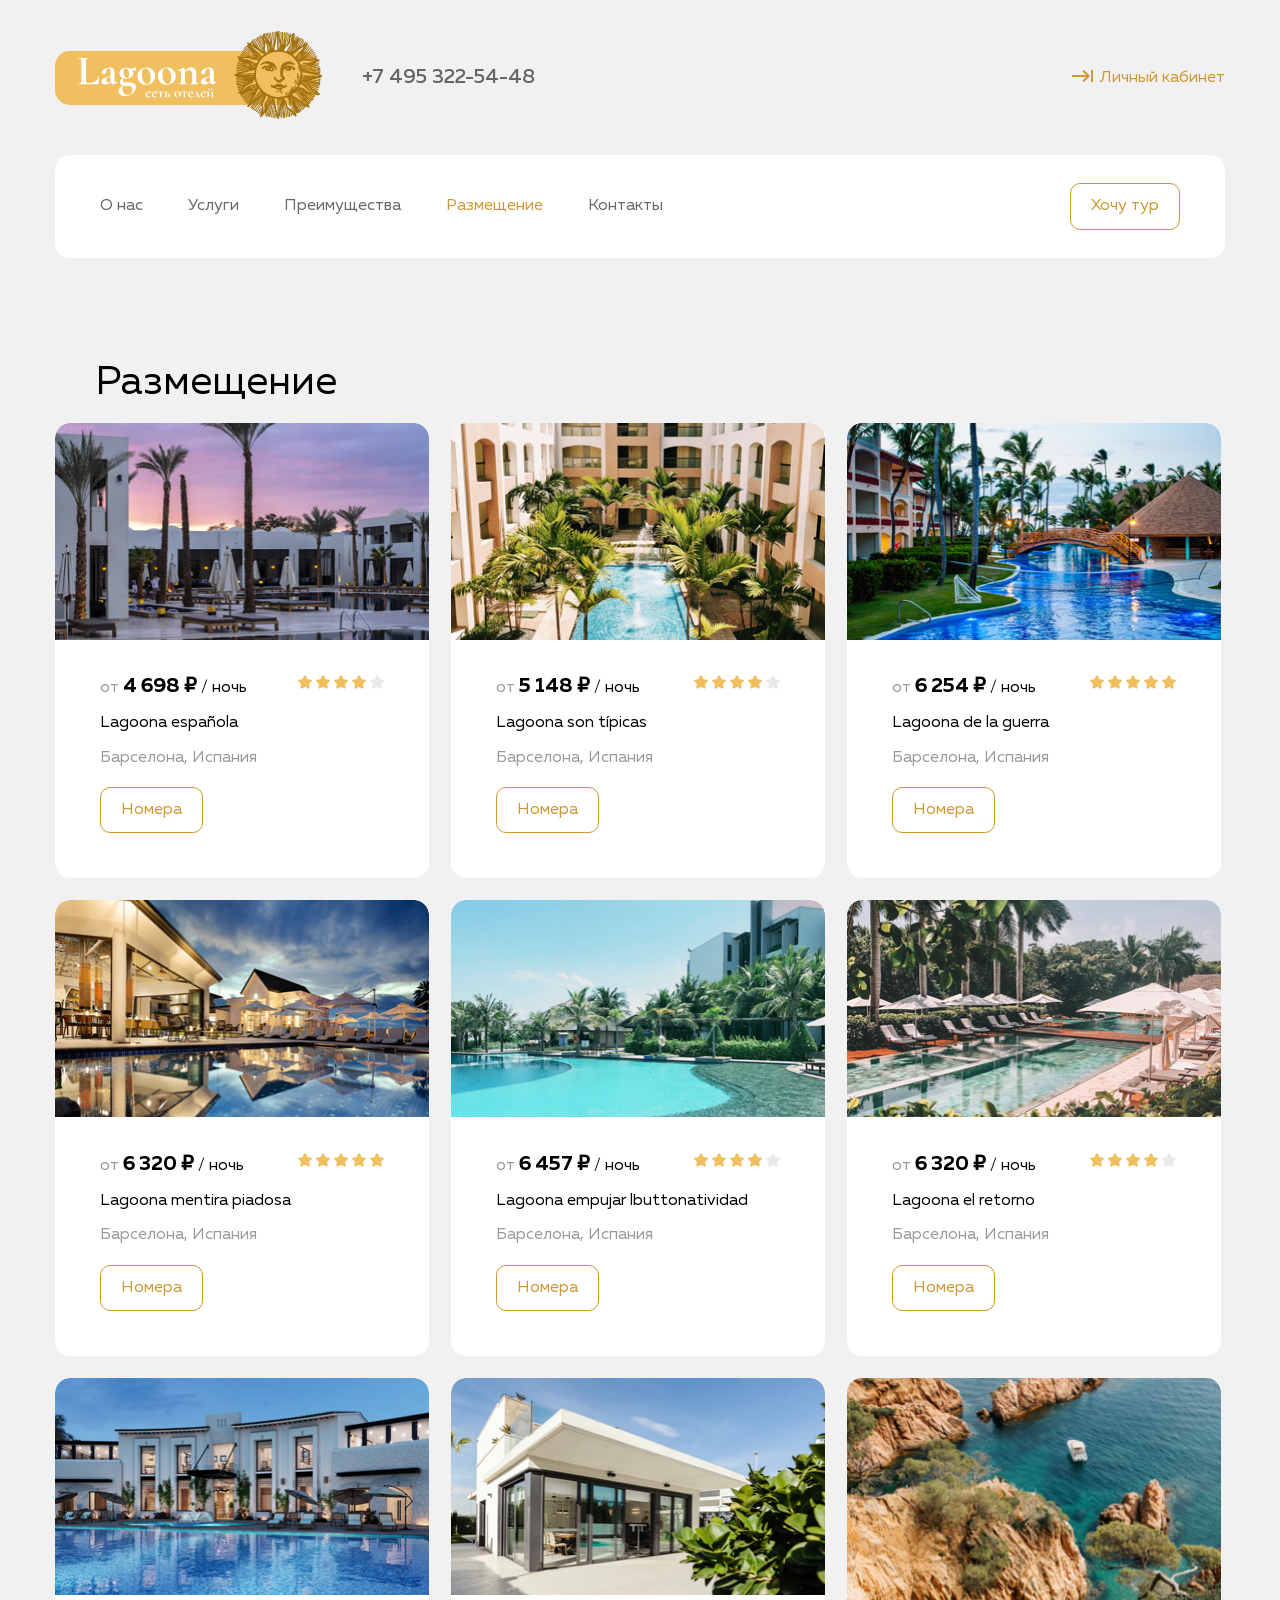
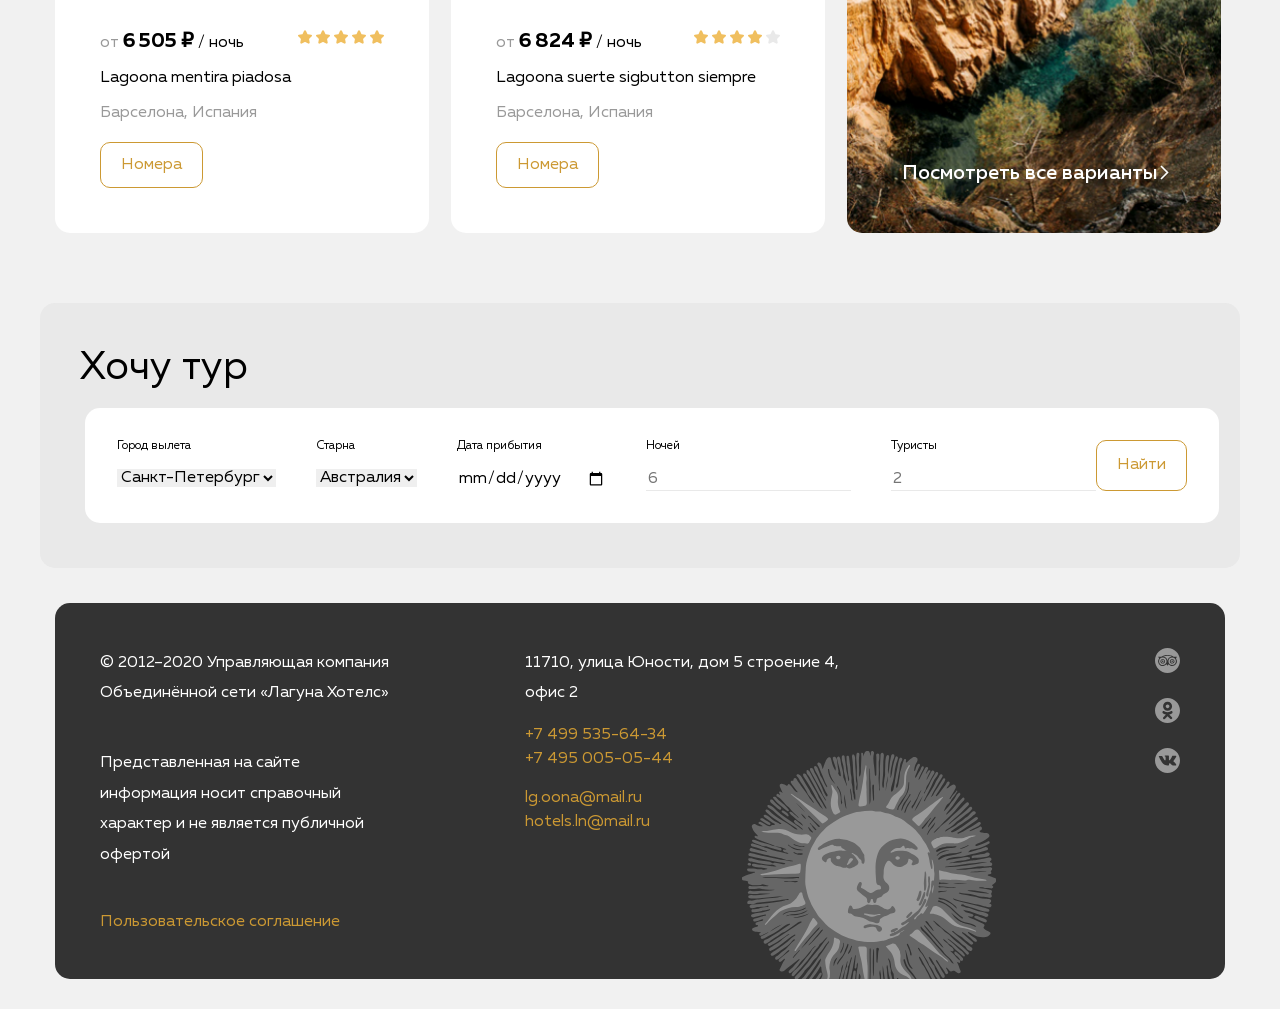
<file: Lagoona/placing.html>
<!DOCTYPE html>
<html lang="ru">
  <head>
    <meta charset="UTF-8" />
    <meta name="viewport" content="width=device-width, initial-scale=1.0" />
    <title>Lagoona</title>
    <link rel="stylesheet" href="css/normalize.css" />
    <link rel="stylesheet" href="css/style.css" />
  </head>
  <body>
    <header class="header">
      <div class="container">
        <div class="header-topline flex">
          <a href="./index.html" class="logo-link">
            <img class="logo-img" src="img/logo2.svg" alt="Logo" />
          </a>
          <address class="header-address">
            <a href="tel:+74953225448" class="header-address-link address-link">
              +7 495 322-54-48
            </a>
          </address>
          <a href="#" class="header-profile-link social-link">
            Личный кабинет
          </a>
        </div>
        <div class="header-bottomline flex">
          <nav class="top-nav">
            <ul class="header-list list-reset flex">
              <li class="header-list-item">
                <a href="./index.html" class="nav-link"> О нас </a>
              </li>
              <li class="header-list-item">
                <a href="./services.html" class="nav-link"> Услуги </a>
              </li>
              <li class="header-list-item">
                <a href="./benefits.html" class="nav-link"> Преимущества </a>
              </li>
              <li class="header-list-item">
                <a href="#" class="nav-link header__link-active">
                  Размещение
                </a>
              </li>
              <li class="header-list-item">
                <a href="./contacts.html" class="nav-link"> Контакты </a>
              </li>
            </ul>
          </nav>
          <a href="./placing.html#tour" class="btn header-btn btn-reset"
            >Хочу тур</a
          >
        </div>
      </div>
    </header>

    <main class="main">
      <section class="section placing">
        <div class="container">
          <h2 class="section-title">Размещение</h2>
          <article class="placing-content">
            <ul class="placing-list list-reset flex">
              <li class="placing-item">
                <div class="item-image-wrap">
                  <img src="img/hotel-1.jpg" alt="Предпросмотр отеля" />
                </div>
                <div class="item-content-wrap">
                  <span class="placing-txt">от</span>
                  <span class="item-cost">4&nbsp;698&nbsp;₽</span
                  ><span class="item-duration"> / ночь</span>
                  <div class="item-rating">
                    <img
                      src="img/star.svg"
                      alt="Рейтинг отеля 4 из 5"
                      class="rating-img"
                    />
                    <img src="img/star.svg" alt="" class="rating-img" />
                    <img src="img/star.svg" alt="" class="rating-img" />
                    <img src="img/star.svg" alt="" class="rating-img" />
                    <img src="img/star-empty.svg" alt="" class="rating-img" />
                  </div>
                  <h3 class="item-title">Lagoona espa&ntilde;ola</h3>
                  <p class="item-place">Барселона, Испания</p>
                  <button class="btn placing-item-review">Номера</button>
                </div>
              </li>
              <li class="placing-item">
                <div class="item-image-wrap">
                  <img src="img/hotel-2.jpg" alt="Предпросмотр отеля" />
                </div>
                <div class="item-content-wrap">
                  <span class="placing-txt">от</span>
                  <span class="item-cost">5&nbsp;148&nbsp;₽</span
                  ><span class="item-duration"> / ночь</span>
                  <div class="item-rating">
                    <img
                      src="img/star.svg"
                      alt="Рейтинг отеля 4 из 5"
                      class="rating-img"
                    />
                    <img src="img/star.svg" alt="" class="rating-img" />
                    <img src="img/star.svg" alt="" class="rating-img" />
                    <img src="img/star.svg" alt="" class="rating-img" />
                    <img src="img/star-empty.svg" alt="" class="rating-img" />
                  </div>
                  <h3 class="item-title">Lagoona son t&iacute;picas</h3>
                  <p class="item-place">Барселона, Испания</p>
                  <button class="btn placing-item-review">Номера</button>
                </div>
              </li>
              <li class="placing-item">
                <div class="item-image-wrap">
                  <img src="img/hotel-3.jpg" alt="Предпросмотр отеля" />
                </div>
                <div class="item-content-wrap">
                  <span class="placing-txt">от</span>
                  <span class="item-cost">6&nbsp;254&nbsp;₽</span
                  ><span class="item-duration"> / ночь</span>
                  <div class="item-rating">
                    <img
                      src="img/star.svg"
                      alt="Рейтинг отеля 5 из 5"
                      class="rating-img"
                    />
                    <img src="img/star.svg" alt="" class="rating-img" />
                    <img src="img/star.svg" alt="" class="rating-img" />
                    <img src="img/star.svg" alt="" class="rating-img" />
                    <img src="img/star.svg" alt="" class="rating-img" />
                  </div>
                  <h3 class="item-title">Lagoona de&nbsp;la&nbsp;guerra</h3>
                  <p class="item-place">Барселона, Испания</p>
                  <button class="btn placing-item-review">Номера</button>
                </div>
              </li>
              <li class="placing-item">
                <div class="item-image-wrap">
                  <img src="img/hotel-4.jpg" alt="Предпросмотр отеля" />
                </div>
                <div class="item-content-wrap">
                  <span class="placing-txt">от</span>
                  <span class="item-cost">6&nbsp;320&nbsp;₽</span
                  ><span class="item-duration"> / ночь</span>
                  <div class="item-rating">
                    <img
                      src="img/star.svg"
                      alt="Рейтинг отеля 5 из 5"
                      class="rating-img"
                    />
                    <img src="img/star.svg" alt="" class="rating-img" />
                    <img src="img/star.svg" alt="" class="rating-img" />
                    <img src="img/star.svg" alt="" class="rating-img" />
                    <img src="img/star.svg" alt="" class="rating-img" />
                  </div>
                  <h3 class="item-title">Lagoona mentira piadosa</h3>
                  <p class="item-place">Барселона, Испания</p>
                  <button class="btn placing-item-review">Номера</button>
                </div>
              </li>
              <li class="placing-item">
                <div class="item-image-wrap">
                  <img src="img/hotel-5.jpg" alt="Предпросмотр отеля" />
                </div>
                <div class="item-content-wrap">
                  <span class="placing-txt">от</span>
                  <span class="item-cost">6&nbsp;457&nbsp;₽</span
                  ><span class="item-duration"> / ночь</span>
                  <div class="item-rating">
                    <img
                      src="img/star.svg"
                      alt="Рейтинг отеля 4 из 5"
                      class="rating-img"
                    />
                    <img src="img/star.svg" alt="" class="rating-img" />
                    <img src="img/star.svg" alt="" class="rating-img" />
                    <img src="img/star.svg" alt="" class="rating-img" />
                    <img src="img/star-empty.svg" alt="" class="rating-img" />
                  </div>
                  <h3 class="item-title">Lagoona empujar lbuttonatividad</h3>
                  <p class="item-place">Барселона, Испания</p>
                  <button class="btn placing-item-review">Номера</button>
                </div>
              </li>
              <li class="placing-item">
                <div class="item-image-wrap">
                  <img src="img/hotel-6.jpg" alt="Предпросмотр отеля" />
                </div>
                <div class="item-content-wrap">
                  <span class="placing-txt">от</span>
                  <span class="item-cost">6&nbsp;320&nbsp;₽</span
                  ><span class="item-duration"> / ночь</span>
                  <div class="item-rating">
                    <img
                      src="img/star.svg"
                      alt="Рейтинг отеля 4 из 5"
                      class="rating-img"
                    />
                    <img src="img/star.svg" alt="" class="rating-img" />
                    <img src="img/star.svg" alt="" class="rating-img" />
                    <img src="img/star.svg" alt="" class="rating-img" />
                    <img src="img/star-empty.svg" alt="" class="rating-img" />
                  </div>
                  <h3 class="item-title">Lagoona el&nbsp;retorno</h3>
                  <p class="item-place">Барселона, Испания</p>
                  <button class="btn placing-item-review">Номера</button>
                </div>
              </li>
              <li class="placing-item">
                <div class="item-image-wrap">
                  <img src="img/hotel-7.jpg" alt="Предпросмотр отеля" />
                </div>
                <div class="item-content-wrap">
                  <span class="placing-txt">от</span>
                  <span class="item-cost">6&nbsp;505&nbsp;₽</span
                  ><span class="item-duration"> / ночь</span>
                  <div class="item-rating">
                    <img
                      src="img/star.svg"
                      alt="Рейтинг отеля 5 из 5"
                      class="rating-img"
                    />
                    <img src="img/star.svg" alt="" class="rating-img" />
                    <img src="img/star.svg" alt="" class="rating-img" />
                    <img src="img/star.svg" alt="" class="rating-img" />
                    <img src="img/star.svg" alt="" class="rating-img" />
                  </div>
                  <h3 class="item-title">Lagoona mentira piadosa</h3>
                  <p class="item-place">Барселона, Испания</p>
                  <button class="btn placing-item-review">Номера</button>
                </div>
              </li>
              <li class="placing-item">
                <div class="item-image-wrap">
                  <img src="img/hotel-8.jpg" alt="Предпросмотр отеля" />
                </div>
                <div class="item-content-wrap">
                  <span class="placing-txt">от</span>
                  <span class="item-cost">6&nbsp;824&nbsp;₽</span
                  ><span class="item-duration"> / ночь</span>
                  <div class="item-rating">
                    <img
                      src="img/star.svg"
                      alt="Рейтинг отеля 4 из 5"
                      class="rating-img"
                    />
                    <img src="img/star.svg" alt="" class="rating-img" />
                    <img src="img/star.svg" alt="" class="rating-img" />
                    <img src="img/star.svg" alt="" class="rating-img" />
                    <img src="img/star-empty.svg" alt="" class="rating-img" />
                  </div>
                  <h3 class="item-title">Lagoona suerte sigbutton siempre</h3>
                  <p class="item-place">Барселона, Испания</p>
                  <button class="btn placing-item-review">Номера</button>
                </div>
              </li>
              <li class="placing-item closing-item">
                <a href="#" class="placing-view-all-link"
                  >Посмотреть все варианты</a
                >
              </li>
            </ul>
          </article>
        </div>
      </section>
      <section class="section" id="tour">
        <div class="container tour-section">
          <h2 class="section-title tour-title">Хочу тур</h2>
          <fieldset class="fieldset">
            <legend hidden>Регестрация тура</legend>
            <form
              action="https://jsonplaceholder.typicode.com/posts"
              method="post"
              class="form"
            >
              <label class="input-wrapper">
                <span class="label-name">Город вылета</span>
                <select name="city" class="select">
                  <option value="Санкт-Петербург" selected>
                    Санкт-Петербург
                  </option>
                </select>
              </label>
              <label class="input-wrapper">
                <span class="label-name">Старна</span>
                <select name="country" class="select">
                  <option value="Австралия" selected>Австралия</option>
                </select>
              </label>
              <label class="input-wrapper">
                <span class="label-name">Дата прибытия</span>
                <input class="input-date" type="date" name="arr-date" />
              </label>
              <label class="input-wrapper">
                <span class="label-name">Ночей</span>
                <input
                  class="input input-number"
                  type="number"
                  name="night-count"
                  placeholder="6"
                  min="1"
                />
              </label>
              <label class="input-wrapper last-wrap">
                <span class="label-name">Туристы</span>
                <input
                  class="input input-number"
                  type="number"
                  name="tourist-count"
                  placeholder="2"
                  min="1"
                />
              </label>
              <button class="btn form-btn">Найти</button>
            </form>
          </fieldset>
        </div>
      </section>
    </main>

    <footer class="footer">
      <div class="container footer-container">
        <div class="footer-content-wrapper footer-bg-img flex">
          <div class="footer-content-item1">
            <p class="footer-descr">
              &copy;&nbsp;2012&ndash;2020 Управляющая компания Объединённой сети
              &laquo;Лагуна Хотелс&raquo;
            </p>
            <p class="footer-descr">
              Представленная на&nbsp;сайте информация носит справочный характер
              и&nbsp;не&nbsp;является публичной офертой
            </p>
            <a href="#" class="footer-link contact-link-tel"
              >Пользовательское соглашение</a
            >
          </div>
          <div class="footer-content-item2">
            <p class="footer-adress">
              11710, улица Юности, дом 5&nbsp;строение&nbsp;4, офис&nbsp;2
            </p>
            <address class="footer-address">
              <a href="tel:+74995356434" class="contact-link-tel"
                >+7&nbsp;499 535-64-34</a
              >
              <a href="tel:+74950050544" class="contact-link-tel"
                >+7&nbsp;495 005-05-44</a
              >
            </address>
            <div class="footer-link-wrap">
              <a href="mailto:lg.oona@mail.ru" class="contact-link-tel"
                >lg.oona@mail.ru</a
              >
              <a href="mailto:hotels.ln@mail.ru" class="contact-link-tel"
                >hotels.ln@mail.ru</a
              >
            </div>
          </div>
          <div class="footer-content-item3 flex">
            <a href="#" class="footer-soc-link"
              ><svg
                xmlns="http://www.w3.org/2000/svg"
                width="25"
                height="25"
                viewBox="0 0 25 25"
                fill="none"
              >
                <g clip-path="url(#clip0_370726_100)">
                  <path
                    d="M17.1779 11.7844C16.3343 11.7844 15.6441 12.449 15.6441 13.2926C15.6441 14.1362 16.3343 14.8263 17.1523 14.8263C17.9959 14.8263 18.6605 14.1362 18.6605 13.3182C18.6861 12.449 18.0214 11.7844 17.1779 11.7844ZM17.1779 14.0595C16.7433 14.0595 16.411 13.7272 16.411 13.2926C16.411 12.858 16.7433 12.5257 17.1779 12.5257C17.6124 12.5257 17.9447 12.8836 17.9447 13.2926C17.9447 13.7272 17.5869 14.0595 17.1779 14.0595Z"
                  />
                  <path
                    d="M7.7965 9.58598C5.77707 9.56042 4.01327 11.2475 4.06439 13.3948C4.08996 15.3886 5.75151 17.1013 7.84762 17.0757C9.89261 17.0502 11.5542 15.3886 11.5542 13.3436C11.5542 11.2731 9.89261 9.58598 7.7965 9.58598ZM7.84762 15.6187C6.49282 15.6698 5.39364 14.5962 5.39364 13.2925C5.39364 11.9633 6.49282 10.9408 7.71981 10.9663C8.99793 10.9663 10.046 11.9888 10.046 13.2925C10.0715 14.5962 9.04905 15.5676 7.84762 15.6187Z"
                  />
                  <path
                    d="M12.5 0C5.59815 0 0 5.59815 0 12.5C0 19.4018 5.59815 25 12.5 25C19.4018 25 25 19.4018 25 12.5C25 5.59815 19.4018 0 12.5 0ZM19.683 17.3568C18.9161 17.8425 18.0726 18.0726 17.1779 18.0726C16.7945 18.0726 16.411 18.0215 16.0532 17.9192C15.1585 17.6891 14.3916 17.229 13.7525 16.5644C13.6759 16.4877 13.5992 16.3855 13.4969 16.2832C13.1646 16.7945 12.8323 17.2801 12.5 17.7914C12.1677 17.2801 11.8354 16.7945 11.5031 16.3088C11.4775 16.3088 11.4775 16.3343 11.4775 16.3343L11.4519 16.3599C10.6851 17.2801 9.71369 17.817 8.53782 18.0215C7.8732 18.1237 7.23414 18.0981 6.59509 17.9192C5.7004 17.6636 4.93353 17.2035 4.29447 16.4877C3.68098 15.7975 3.3231 15.0051 3.16973 14.0849C3.01636 13.2413 3.19529 12.4233 3.24642 12.2188C3.39979 11.6309 3.62985 11.1196 3.98773 10.6339C4.01329 10.6084 4.01329 10.5317 4.01329 10.5061C3.88548 9.99488 3.62985 9.53475 3.34867 9.07463C3.27198 8.97238 3.19529 8.87013 3.11861 8.74232V8.71676C3.14417 8.71676 3.14417 8.71676 3.16973 8.71676C4.11554 8.71676 5.06134 8.71676 6.00715 8.71676C6.05828 8.71676 6.08384 8.6912 6.13496 8.66564C6.79958 8.23108 7.51533 7.89876 8.25664 7.64314C8.79345 7.4642 9.33026 7.31083 9.89263 7.20858C10.4294 7.10633 10.9662 7.02964 11.5286 7.00408C12.8579 6.90183 13.9315 7.02964 14.6472 7.13189C15.184 7.20858 15.6953 7.33639 16.2065 7.48977C17.1012 7.77095 17.9192 8.15439 18.7116 8.64007C18.7628 8.66564 18.8394 8.6912 18.9161 8.6912C19.8364 8.6912 20.7566 8.6912 21.6769 8.6912C21.7536 8.6912 21.8302 8.6912 21.9069 8.6912C21.9069 8.71676 21.9069 8.71676 21.9069 8.71676C21.8558 8.79345 21.8302 8.84457 21.7791 8.92126C21.4724 9.40694 21.1912 9.89263 21.0378 10.455C21.0122 10.5061 21.0122 10.5572 21.0634 10.6339C21.8814 11.8098 22.137 13.1135 21.8047 14.5194C21.4468 15.7208 20.7566 16.6667 19.683 17.3568Z"
                  />
                  <path
                    d="M7.71982 11.7844C6.90182 11.7844 6.21164 12.4746 6.21164 13.2926C6.21164 14.1362 6.90182 14.8008 7.74538 14.8008C8.56338 14.8008 9.25356 14.1106 9.25356 13.267C9.25356 12.449 8.58894 11.7844 7.71982 11.7844ZM7.74538 14.085C7.31082 14.085 6.95295 13.7527 6.95295 13.2926C6.95295 12.858 7.28526 12.5257 7.71982 12.5257C8.15438 12.5257 8.48669 12.858 8.51225 13.2926C8.53781 13.7272 8.17994 14.0595 7.74538 14.085Z"
                  />
                  <path
                    d="M17.1012 9.61152C15.0562 9.66264 13.4458 11.2986 13.4202 13.3436C13.4202 15.4142 15.1073 17.1268 17.1779 17.1013C19.2484 17.1013 20.9356 15.4397 20.9356 13.3436C20.9356 11.1964 19.1718 9.56039 17.1012 9.61152ZM17.2801 15.6187C15.9253 15.6698 14.8517 14.5962 14.8517 13.2925C14.8517 11.9633 15.9509 10.9408 17.1779 10.9663C18.456 10.9663 19.5041 11.9888 19.5041 13.2925C19.5041 14.5706 18.4816 15.5675 17.2801 15.6187Z"
                  />
                  <path
                    d="M13.9826 9.86723C14.8006 9.10035 15.7975 8.71692 16.9223 8.61467C15.593 8.02674 14.1871 7.77111 12.73 7.74555C11.094 7.71999 9.48361 7.95005 7.97543 8.58911C9.12574 8.6658 10.1227 9.04923 10.9662 9.8161C11.8098 10.583 12.2955 11.5543 12.4744 12.6791C12.6789 11.5799 13.1646 10.6341 13.9826 9.86723Z"
                  />
                </g>
                <defs>
                  <clippath id="clip0_370726_100">
                    <rect width="25" height="25" fill="white" />
                  </clippath>
                </defs>
              </svg>
            </a>
            <a href="#" class="footer-soc-link"
              ><svg
                xmlns="http://www.w3.org/2000/svg"
                width="25"
                height="25"
                viewBox="0 0 25 25"
                fill="none"
              >
                <path
                  d="M10.7106 8.3255C10.7106 9.35605 11.546 10.1916 12.5766 10.1916C13.6071 10.1916 14.4426 9.35605 14.4426 8.3255C14.4426 7.29494 13.6071 6.45948 12.5766 6.45948C11.546 6.45948 10.7106 7.29494 10.7106 8.3255Z"
                />
                <path
                  fill-rule="evenodd"
                  clip-rule="evenodd"
                  d="M12.5 25C19.4036 25 25 19.4035 25 12.5C25 5.59642 19.4036 -2.28882e-05 12.5 -2.28882e-05C5.59644 -2.28882e-05 0 5.59642 0 12.5C0 19.4035 5.59644 25 12.5 25ZM8.06251 8.32543C8.06251 5.83241 10.0835 3.81135 12.5766 3.81135C15.0697 3.81135 17.0907 5.83241 17.0907 8.32543C17.0907 10.8185 15.0697 12.8397 12.5766 12.8397C10.0835 12.8397 8.06251 10.8185 8.06251 8.32543ZM17.1176 15.1617C17.0604 15.2076 15.9774 16.0634 14.1702 16.4316L16.8981 19.1351C17.3778 19.6141 17.3784 20.3912 16.8994 20.8709C16.4205 21.3506 15.6435 21.3513 15.1636 20.8723L12.5153 18.2933L10.1099 20.8557C9.86912 21.1055 9.54789 21.2311 9.22631 21.2311C8.91959 21.2311 8.61261 21.117 8.37443 20.8873C7.88644 20.4168 7.8723 19.6398 8.34283 19.1518L10.932 16.4458C9.07424 16.0863 7.94659 15.2082 7.88852 15.1617C7.3597 14.7376 7.27476 13.9651 7.69885 13.4362C8.12288 12.9074 8.8953 12.8225 9.42424 13.2465C9.4354 13.2555 10.6149 14.1416 12.5153 14.1429C14.4157 14.1416 15.5707 13.2555 15.5819 13.2465C16.1109 12.8225 16.8833 12.9074 17.3073 13.4362C17.7314 13.9651 17.6464 14.7376 17.1176 15.1617Z"
                /></svg
            ></a>
            <a href="#" class="footer-soc-link">
              <svg
                xmlns="http://www.w3.org/2000/svg"
                width="25"
                height="25"
                viewBox="0 0 25 25"
                fill="none"
              >
                <g clip-path="url(#clip0_370726_103)">
                  <path
                    d="M12.5 0C5.59815 0 0 5.59815 0 12.5C0 19.4018 5.59815 25 12.5 25C19.4018 25 25 19.4018 25 12.5C25 5.59815 19.4018 0 12.5 0ZM18.8394 13.8548C19.4274 14.4172 20.0409 14.954 20.5521 15.593C20.7822 15.8742 21.0122 16.1554 21.1656 16.4877C21.3957 16.9478 21.1912 17.4591 20.7822 17.4846H18.226C17.5613 17.5358 17.0501 17.2801 16.59 16.82C16.2321 16.4622 15.8998 16.0787 15.5675 15.6953C15.4397 15.5419 15.2863 15.3885 15.1073 15.2863C14.7495 15.0562 14.4427 15.1329 14.2638 15.4908C14.0593 15.8742 14.0082 16.2832 13.9826 16.6922C13.957 17.3057 13.7781 17.4591 13.1646 17.4846C11.8609 17.5358 10.6339 17.3568 9.50919 16.6922C8.51226 16.1043 7.71983 15.3118 7.05521 14.3916C5.72597 12.6022 4.72903 10.6339 3.80879 8.61451C3.60429 8.15439 3.75767 7.92433 4.26891 7.89876C5.11247 7.8732 5.93046 7.8732 6.77402 7.89876C7.10633 7.89876 7.33639 8.10326 7.46421 8.41001C7.92433 9.50919 8.46114 10.5828 9.15132 11.5542C9.33026 11.8098 9.53475 12.0654 9.79038 12.2699C10.0971 12.4744 10.3016 12.3977 10.455 12.0654C10.5317 11.8609 10.5828 11.6309 10.6084 11.4008C10.6851 10.6339 10.6851 9.86707 10.5572 9.10019C10.4806 8.58895 10.2249 8.2822 9.73925 8.17995C9.48363 8.12883 9.53476 8.05214 9.637 7.89876C9.8415 7.6687 10.046 7.51533 10.4294 7.51533H13.318C13.7781 7.61758 13.8804 7.79652 13.9315 8.25664V11.4775C13.9315 11.6564 14.0082 12.1932 14.3405 12.2955C14.5961 12.3722 14.775 12.1677 14.9284 12.0143C15.6186 11.273 16.1043 10.4039 16.5644 9.50919C16.7689 9.10019 16.9223 8.6912 17.1012 8.2822C17.229 7.97545 17.408 7.82208 17.7658 7.82208H20.5521C20.6288 7.82208 20.7055 7.82208 20.8078 7.84764C21.2679 7.92433 21.3957 8.12883 21.2679 8.58895C21.0378 9.30469 20.6033 9.91819 20.1687 10.5061C19.7086 11.1452 19.1973 11.7587 18.7372 12.4233C18.2771 13.0368 18.3026 13.3435 18.8394 13.8548Z"
                  />
                </g>
                <defs>
                  <clippath id="clip0_370726_103">
                    <rect width="25" height="25" fill="white" />
                  </clippath>
                </defs>
              </svg>
            </a>
          </div>
        </div>
      </div>
    </footer>
  </body>
</html>
</file>
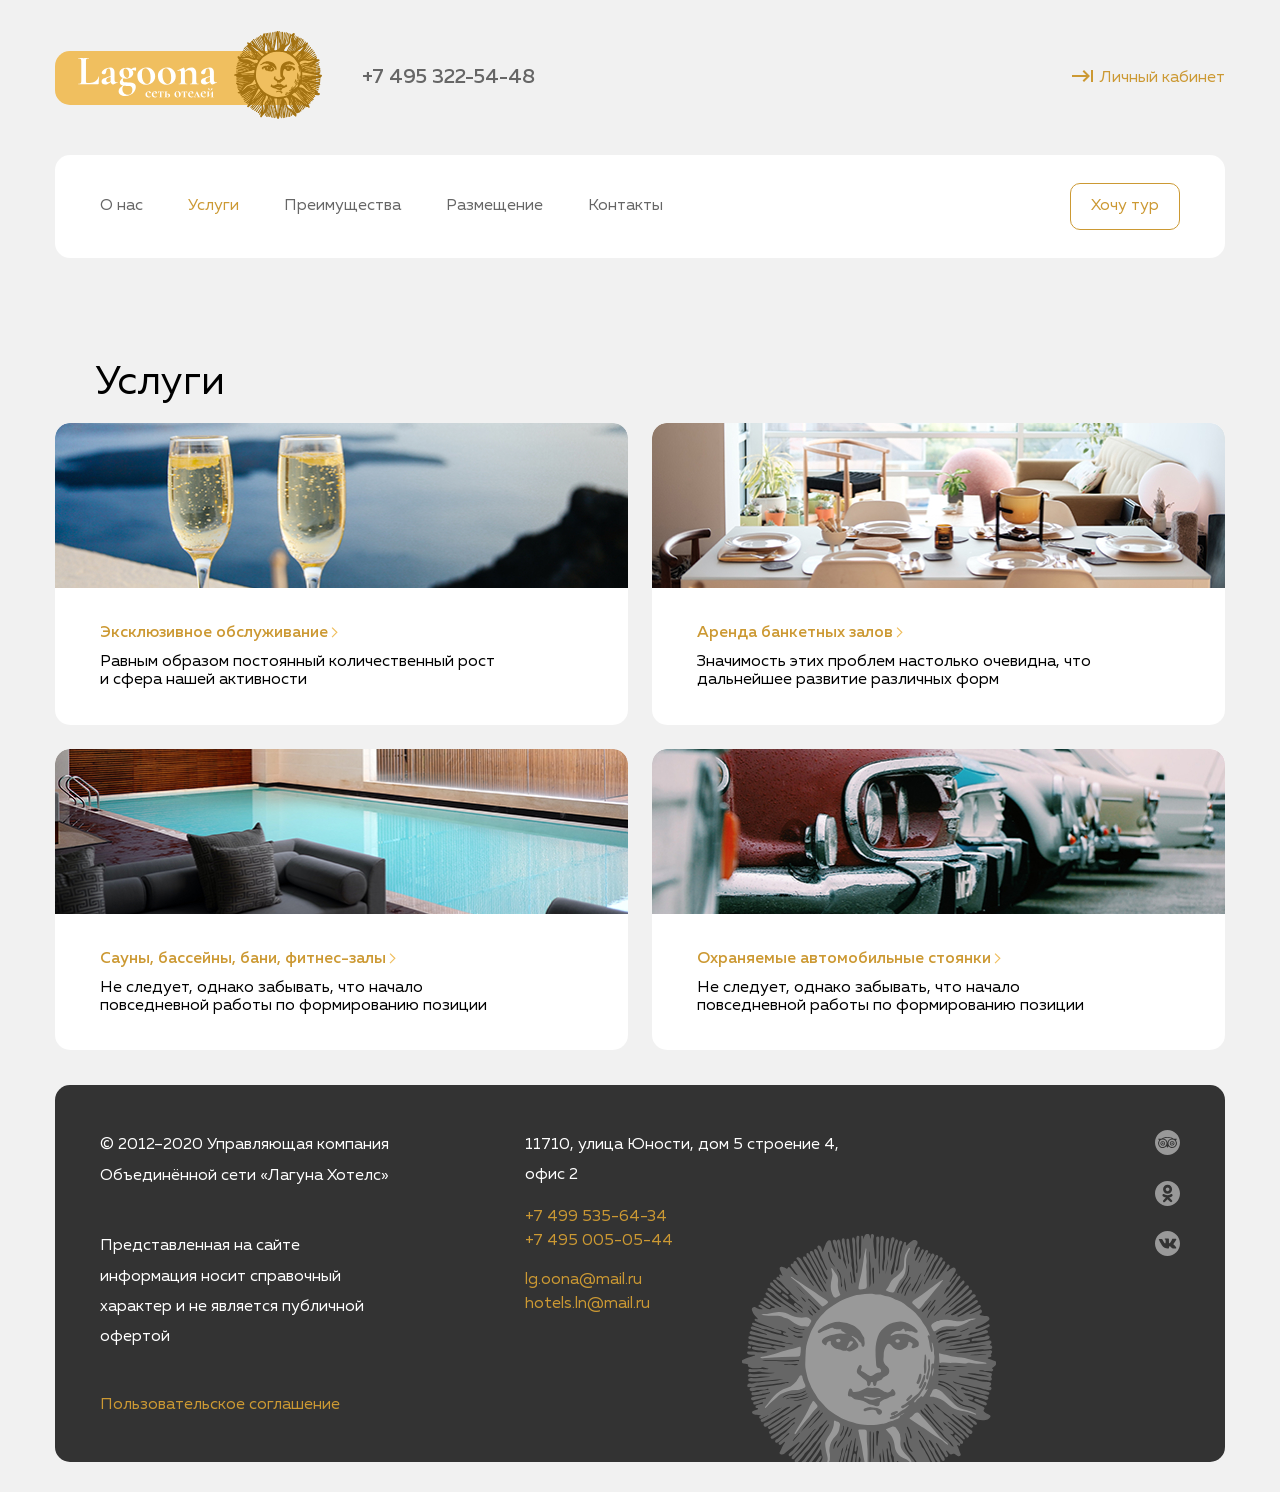
<file: Lagoona/services.html>
<!DOCTYPE html>
<html lang="ru">
  <head>
    <meta charset="UTF-8" />
    <meta name="viewport" content="width=device-width, initial-scale=1.0" />
    <title>Lagoona</title>
    <link rel="stylesheet" href="css/normalize.css" />
    <link rel="stylesheet" href="css/style.css" />
  </head>
  <body>
    <header class="header">
      <div class="container">
        <div class="header-topline flex">
          <a href="./index.html" class="logo-link">
            <img class="logo-img" src="img/logo2.svg" alt="Logo" />
          </a>
          <address class="header-address">
            <a href="tel:+74953225448" class="header-address-link address-link">
              +7 495 322-54-48
            </a>
          </address>
          <a href="#" class="header-profile-link social-link">
            Личный кабинет
          </a>
        </div>
        <div class="header-bottomline flex">
          <nav class="top-nav">
            <ul class="header-list list-reset flex">
              <li class="header-list-item">
                <a href="./index.html" class="nav-link"> О нас </a>
              </li>
              <li class="header-list-item">
                <a href="#" class="nav-link header__link-active"> Услуги </a>
              </li>
              <li class="header-list-item">
                <a href="./benefits.html" class="nav-link"> Преимущества </a>
              </li>
              <li class="header-list-item">
                <a href="./placing.html" class="nav-link"> Размещение </a>
              </li>
              <li class="header-list-item">
                <a href="./contacts.html" class="nav-link"> Контакты </a>
              </li>
            </ul>
          </nav>
          <a href="./placing.html#tour" class="btn header-btn btn-reset"
            >Хочу тур</a
          >
        </div>
      </div>
    </header>

    <main class="mian">
      <section class="section services">
        <div class="container">
          <h2 class="section-title">Услуги</h2>
          <ul class="services-list list-reset flex">
            <li class="services-item services-item-img1">
              <a href="#" class="services-item-title-link">
                <h3 class="services-item-title">Эксклюзивное обслуживание</h3>
              </a>
              <p class="services-item-desc">
                Равным образом постоянный количественный рост и&nbsp;сфера нашей
                активности
              </p>
            </li>
            <li class="services-item services-item-img2">
              <a href="#" class="services-item-title-link">
                <h3 class="services-item-title">Аренда банкетных залов</h3>
              </a>
              <p class="services-item-desc">
                Значимость этих проблем настолько очевидна, что дальнейшее
                развитие различных форм
              </p>
            </li>
            <li class="services-item services-item-img3">
              <a href="#" class="services-item-title-link">
                <h3 class="services-item-title">
                  Сауны, бассейны, бани, фитнес-залы
                </h3>
              </a>
              <p class="services-item-desc">
                Не&nbsp;следует, однако забывать, что начало повседневной работы
                по&nbsp;формированию позиции
              </p>
            </li>
            <li class="services-item services-item-img4">
              <a href="#" class="services-item-title-link">
                <h3 class="services-item-title">
                  Охраняемые автомобильные стоянки
                </h3>
              </a>
              <p class="services-item-desc">
                Не&nbsp;следует, однако забывать, что начало повседневной работы
                по&nbsp;формированию позиции
              </p>
            </li>
          </ul>
        </div>
      </section>
    </main>

    <footer class="footer">
      <div class="container footer-container">
        <div class="footer-content-wrapper footer-bg-img flex">
          <div class="footer-content-item1">
            <p class="footer-descr">
              &copy;&nbsp;2012&ndash;2020 Управляющая компания Объединённой сети
              &laquo;Лагуна Хотелс&raquo;
            </p>
            <p class="footer-descr">
              Представленная на&nbsp;сайте информация носит справочный характер
              и&nbsp;не&nbsp;является публичной офертой
            </p>
            <a href="#" class="footer-link contact-link-tel"
              >Пользовательское соглашение</a
            >
          </div>
          <div class="footer-content-item2">
            <p class="footer-adress">
              11710, улица Юности, дом 5&nbsp;строение&nbsp;4, офис&nbsp;2
            </p>
            <address class="footer-address">
              <a href="tel:+74995356434" class="contact-link-tel"
                >+7&nbsp;499 535-64-34</a
              >
              <a href="tel:+74950050544" class="contact-link-tel"
                >+7&nbsp;495 005-05-44</a
              >
            </address>
            <div class="footer-link-wrap">
              <a href="mailto:lg.oona@mail.ru" class="contact-link-tel"
                >lg.oona@mail.ru</a
              >
              <a href="mailto:hotels.ln@mail.ru" class="contact-link-tel"
                >hotels.ln@mail.ru</a
              >
            </div>
          </div>
          <div class="footer-content-item3 flex">
            <a href="#" class="footer-soc-link"
              ><svg
                xmlns="http://www.w3.org/2000/svg"
                width="25"
                height="25"
                viewBox="0 0 25 25"
                fill="none"
              >
                <g clip-path="url(#clip0_370726_100)">
                  <path
                    d="M17.1779 11.7844C16.3343 11.7844 15.6441 12.449 15.6441 13.2926C15.6441 14.1362 16.3343 14.8263 17.1523 14.8263C17.9959 14.8263 18.6605 14.1362 18.6605 13.3182C18.6861 12.449 18.0214 11.7844 17.1779 11.7844ZM17.1779 14.0595C16.7433 14.0595 16.411 13.7272 16.411 13.2926C16.411 12.858 16.7433 12.5257 17.1779 12.5257C17.6124 12.5257 17.9447 12.8836 17.9447 13.2926C17.9447 13.7272 17.5869 14.0595 17.1779 14.0595Z"
                  />
                  <path
                    d="M7.7965 9.58598C5.77707 9.56042 4.01327 11.2475 4.06439 13.3948C4.08996 15.3886 5.75151 17.1013 7.84762 17.0757C9.89261 17.0502 11.5542 15.3886 11.5542 13.3436C11.5542 11.2731 9.89261 9.58598 7.7965 9.58598ZM7.84762 15.6187C6.49282 15.6698 5.39364 14.5962 5.39364 13.2925C5.39364 11.9633 6.49282 10.9408 7.71981 10.9663C8.99793 10.9663 10.046 11.9888 10.046 13.2925C10.0715 14.5962 9.04905 15.5676 7.84762 15.6187Z"
                  />
                  <path
                    d="M12.5 0C5.59815 0 0 5.59815 0 12.5C0 19.4018 5.59815 25 12.5 25C19.4018 25 25 19.4018 25 12.5C25 5.59815 19.4018 0 12.5 0ZM19.683 17.3568C18.9161 17.8425 18.0726 18.0726 17.1779 18.0726C16.7945 18.0726 16.411 18.0215 16.0532 17.9192C15.1585 17.6891 14.3916 17.229 13.7525 16.5644C13.6759 16.4877 13.5992 16.3855 13.4969 16.2832C13.1646 16.7945 12.8323 17.2801 12.5 17.7914C12.1677 17.2801 11.8354 16.7945 11.5031 16.3088C11.4775 16.3088 11.4775 16.3343 11.4775 16.3343L11.4519 16.3599C10.6851 17.2801 9.71369 17.817 8.53782 18.0215C7.8732 18.1237 7.23414 18.0981 6.59509 17.9192C5.7004 17.6636 4.93353 17.2035 4.29447 16.4877C3.68098 15.7975 3.3231 15.0051 3.16973 14.0849C3.01636 13.2413 3.19529 12.4233 3.24642 12.2188C3.39979 11.6309 3.62985 11.1196 3.98773 10.6339C4.01329 10.6084 4.01329 10.5317 4.01329 10.5061C3.88548 9.99488 3.62985 9.53475 3.34867 9.07463C3.27198 8.97238 3.19529 8.87013 3.11861 8.74232V8.71676C3.14417 8.71676 3.14417 8.71676 3.16973 8.71676C4.11554 8.71676 5.06134 8.71676 6.00715 8.71676C6.05828 8.71676 6.08384 8.6912 6.13496 8.66564C6.79958 8.23108 7.51533 7.89876 8.25664 7.64314C8.79345 7.4642 9.33026 7.31083 9.89263 7.20858C10.4294 7.10633 10.9662 7.02964 11.5286 7.00408C12.8579 6.90183 13.9315 7.02964 14.6472 7.13189C15.184 7.20858 15.6953 7.33639 16.2065 7.48977C17.1012 7.77095 17.9192 8.15439 18.7116 8.64007C18.7628 8.66564 18.8394 8.6912 18.9161 8.6912C19.8364 8.6912 20.7566 8.6912 21.6769 8.6912C21.7536 8.6912 21.8302 8.6912 21.9069 8.6912C21.9069 8.71676 21.9069 8.71676 21.9069 8.71676C21.8558 8.79345 21.8302 8.84457 21.7791 8.92126C21.4724 9.40694 21.1912 9.89263 21.0378 10.455C21.0122 10.5061 21.0122 10.5572 21.0634 10.6339C21.8814 11.8098 22.137 13.1135 21.8047 14.5194C21.4468 15.7208 20.7566 16.6667 19.683 17.3568Z"
                  />
                  <path
                    d="M7.71982 11.7844C6.90182 11.7844 6.21164 12.4746 6.21164 13.2926C6.21164 14.1362 6.90182 14.8008 7.74538 14.8008C8.56338 14.8008 9.25356 14.1106 9.25356 13.267C9.25356 12.449 8.58894 11.7844 7.71982 11.7844ZM7.74538 14.085C7.31082 14.085 6.95295 13.7527 6.95295 13.2926C6.95295 12.858 7.28526 12.5257 7.71982 12.5257C8.15438 12.5257 8.48669 12.858 8.51225 13.2926C8.53781 13.7272 8.17994 14.0595 7.74538 14.085Z"
                  />
                  <path
                    d="M17.1012 9.61152C15.0562 9.66264 13.4458 11.2986 13.4202 13.3436C13.4202 15.4142 15.1073 17.1268 17.1779 17.1013C19.2484 17.1013 20.9356 15.4397 20.9356 13.3436C20.9356 11.1964 19.1718 9.56039 17.1012 9.61152ZM17.2801 15.6187C15.9253 15.6698 14.8517 14.5962 14.8517 13.2925C14.8517 11.9633 15.9509 10.9408 17.1779 10.9663C18.456 10.9663 19.5041 11.9888 19.5041 13.2925C19.5041 14.5706 18.4816 15.5675 17.2801 15.6187Z"
                  />
                  <path
                    d="M13.9826 9.86723C14.8006 9.10035 15.7975 8.71692 16.9223 8.61467C15.593 8.02674 14.1871 7.77111 12.73 7.74555C11.094 7.71999 9.48361 7.95005 7.97543 8.58911C9.12574 8.6658 10.1227 9.04923 10.9662 9.8161C11.8098 10.583 12.2955 11.5543 12.4744 12.6791C12.6789 11.5799 13.1646 10.6341 13.9826 9.86723Z"
                  />
                </g>
                <defs>
                  <clippath id="clip0_370726_100">
                    <rect width="25" height="25" fill="white" />
                  </clippath>
                </defs>
              </svg>
            </a>
            <a href="#" class="footer-soc-link"
              ><svg
                xmlns="http://www.w3.org/2000/svg"
                width="25"
                height="25"
                viewBox="0 0 25 25"
                fill="none"
              >
                <path
                  d="M10.7106 8.3255C10.7106 9.35605 11.546 10.1916 12.5766 10.1916C13.6071 10.1916 14.4426 9.35605 14.4426 8.3255C14.4426 7.29494 13.6071 6.45948 12.5766 6.45948C11.546 6.45948 10.7106 7.29494 10.7106 8.3255Z"
                />
                <path
                  fill-rule="evenodd"
                  clip-rule="evenodd"
                  d="M12.5 25C19.4036 25 25 19.4035 25 12.5C25 5.59642 19.4036 -2.28882e-05 12.5 -2.28882e-05C5.59644 -2.28882e-05 0 5.59642 0 12.5C0 19.4035 5.59644 25 12.5 25ZM8.06251 8.32543C8.06251 5.83241 10.0835 3.81135 12.5766 3.81135C15.0697 3.81135 17.0907 5.83241 17.0907 8.32543C17.0907 10.8185 15.0697 12.8397 12.5766 12.8397C10.0835 12.8397 8.06251 10.8185 8.06251 8.32543ZM17.1176 15.1617C17.0604 15.2076 15.9774 16.0634 14.1702 16.4316L16.8981 19.1351C17.3778 19.6141 17.3784 20.3912 16.8994 20.8709C16.4205 21.3506 15.6435 21.3513 15.1636 20.8723L12.5153 18.2933L10.1099 20.8557C9.86912 21.1055 9.54789 21.2311 9.22631 21.2311C8.91959 21.2311 8.61261 21.117 8.37443 20.8873C7.88644 20.4168 7.8723 19.6398 8.34283 19.1518L10.932 16.4458C9.07424 16.0863 7.94659 15.2082 7.88852 15.1617C7.3597 14.7376 7.27476 13.9651 7.69885 13.4362C8.12288 12.9074 8.8953 12.8225 9.42424 13.2465C9.4354 13.2555 10.6149 14.1416 12.5153 14.1429C14.4157 14.1416 15.5707 13.2555 15.5819 13.2465C16.1109 12.8225 16.8833 12.9074 17.3073 13.4362C17.7314 13.9651 17.6464 14.7376 17.1176 15.1617Z"
                /></svg
            ></a>
            <a href="#" class="footer-soc-link">
              <svg
                xmlns="http://www.w3.org/2000/svg"
                width="25"
                height="25"
                viewBox="0 0 25 25"
                fill="none"
              >
                <g clip-path="url(#clip0_370726_103)">
                  <path
                    d="M12.5 0C5.59815 0 0 5.59815 0 12.5C0 19.4018 5.59815 25 12.5 25C19.4018 25 25 19.4018 25 12.5C25 5.59815 19.4018 0 12.5 0ZM18.8394 13.8548C19.4274 14.4172 20.0409 14.954 20.5521 15.593C20.7822 15.8742 21.0122 16.1554 21.1656 16.4877C21.3957 16.9478 21.1912 17.4591 20.7822 17.4846H18.226C17.5613 17.5358 17.0501 17.2801 16.59 16.82C16.2321 16.4622 15.8998 16.0787 15.5675 15.6953C15.4397 15.5419 15.2863 15.3885 15.1073 15.2863C14.7495 15.0562 14.4427 15.1329 14.2638 15.4908C14.0593 15.8742 14.0082 16.2832 13.9826 16.6922C13.957 17.3057 13.7781 17.4591 13.1646 17.4846C11.8609 17.5358 10.6339 17.3568 9.50919 16.6922C8.51226 16.1043 7.71983 15.3118 7.05521 14.3916C5.72597 12.6022 4.72903 10.6339 3.80879 8.61451C3.60429 8.15439 3.75767 7.92433 4.26891 7.89876C5.11247 7.8732 5.93046 7.8732 6.77402 7.89876C7.10633 7.89876 7.33639 8.10326 7.46421 8.41001C7.92433 9.50919 8.46114 10.5828 9.15132 11.5542C9.33026 11.8098 9.53475 12.0654 9.79038 12.2699C10.0971 12.4744 10.3016 12.3977 10.455 12.0654C10.5317 11.8609 10.5828 11.6309 10.6084 11.4008C10.6851 10.6339 10.6851 9.86707 10.5572 9.10019C10.4806 8.58895 10.2249 8.2822 9.73925 8.17995C9.48363 8.12883 9.53476 8.05214 9.637 7.89876C9.8415 7.6687 10.046 7.51533 10.4294 7.51533H13.318C13.7781 7.61758 13.8804 7.79652 13.9315 8.25664V11.4775C13.9315 11.6564 14.0082 12.1932 14.3405 12.2955C14.5961 12.3722 14.775 12.1677 14.9284 12.0143C15.6186 11.273 16.1043 10.4039 16.5644 9.50919C16.7689 9.10019 16.9223 8.6912 17.1012 8.2822C17.229 7.97545 17.408 7.82208 17.7658 7.82208H20.5521C20.6288 7.82208 20.7055 7.82208 20.8078 7.84764C21.2679 7.92433 21.3957 8.12883 21.2679 8.58895C21.0378 9.30469 20.6033 9.91819 20.1687 10.5061C19.7086 11.1452 19.1973 11.7587 18.7372 12.4233C18.2771 13.0368 18.3026 13.3435 18.8394 13.8548Z"
                  />
                </g>
                <defs>
                  <clippath id="clip0_370726_103">
                    <rect width="25" height="25" fill="white" />
                  </clippath>
                </defs>
              </svg>
            </a>
          </div>
        </div>
      </div>
    </footer>
  </body>
</html>
</file>
<file: Lagoona/css/style.css>
html {
	box-sizing: border-box;
}

*,
*::before,
*::after {
  box-sizing: inherit;
}

a {
	text-decoration: none;
	color: inherit;
}

h1, h2, h3, h4, h5, h6, p {
	margin: 0;
}

img {
	max-width: 100%;
}

body {
	min-width: 1200px;
	font-family: 'Muller', sans-serif;
	background: #F1F1F1;
}

@font-face {
	font-family: "Muller";
	src: local('Muller-Regular'), url(../fonts/MullerRegular.woff2) format('woff2'),
	url(../fonts/MullerRegular.woff) format('woff');
	font-weight: 400;
	font-style: normal;
	font-display: swap;
}

@font-face {
	font-family: "Muller";
	src: local('Muller-Bold'), url(../fonts/MullerBold.woff2) format('woff2'),
	url(../fonts/MullerBold.woff) format('woff');
	font-weight: 700;
	font-style: normal;
	font-display: swap;
}

@font-face {
	font-family: "Muller";
	src: local('Muller-Light'), url(../fonts/MullerLight.woff2) format('woff2'),
	url(../fonts/MullerLight.woff) format('woff');
	font-weight: 300;
	font-style: normal;
	font-display: swap;
}

@font-face {
	font-family: "Muller";
	src: local('Muller-Medium'), url(../fonts/MullerMedium.woff2) format('woff2'),
	url(../fonts/MullerMedium.woff) format('woff');
	font-weight: 500;
	font-style: normal;
	font-display: swap;
}

address {
	font-style: normal;
}

:root {
  --clr-hover: #C93;
  --clr-hover-2: #F0BF5F;
  --clr-focus: #C93;
  --clr-active: #A47312;
}

/* glob */
.list-reset {
	margin: 0;
	padding: 0;
	list-style: none;
}

.btn-reset {
	padding: 0;
	border: none;
	background-color: transparent;
	cursor: pointer;
}

.flex {
	display: flex;
}

.container {
	width: 1200px;
	padding: 0 15px;
	margin: 0 auto;
}

.section {
	padding: 35px 0;
}

.section-title {
	margin: 0px;
	margin-left: 40px;
	margin-bottom: 20px;
	font-size: 40px;
	font-weight: 400;
	line-height: normal;
}

/* Header */
.header {
	margin-bottom: 70px;
}

.header__link-active {
  color: var(--clr-focus);
}

.header-topline {
	padding-top: 30px;
	margin-bottom: 30px;
	align-items: center;
}

.logo-link {
	margin-right: 40px;
	padding-left: 178px;
	background-image: url(../img/logo.svg);
	background-repeat: no-repeat;
	background-position: left center;
}

.header-address {
	margin: 0;
	margin-right: auto;
}

.address-link {
	font-size: 20px;
	font-weight: 500;
	line-height: normal;
	color: #666;
  transition: color .3s ease-in-out, outline .3s ease-in-out;
}
.nav-link {
  transition: color .3s ease-in-out, outline .3s ease-in-out;
}
.address-link:focus, .nav-link:focus {
  color: var(--clr-focus);
  outline: var(--clr-hover) 1px solid;
  outline-offset: 3px;
}
.address-link:hover, .nav-link:hover {
  color: var(--clr-hover);

}
.address-link:active, .nav-link:active {
  color: var(--clr-active);
  outline: none;
}

.header-bottomline {
	align-items: center;
	padding: 28px 45px;
	background: #fff;
	border-radius: 15px;
}
.top-nav {
	margin-right: auto;
}

.header-list-item {
	color: #666;
	font-size: 16px;
	font-weight: 400;
}
.header-list-item:not(:last-child) {
	margin-right: 45px;
}

.header-btn:not(:last-child) {
	margin-right: 40px;
}

.btn {
	padding: 13px 20px;
	color: #C93;
	font-size: 16px;
	border-radius: 10px;
	border: 1px solid #C93;
	background-color: transparent;
  transition: color .3s ease-in-out, background-color .3s ease-in-out;
}

.btn:focus {
  background-color: var(--clr-focus);
  color: #fff;
}
.btn:hover {
  background-color: var(--clr-hover);
  color: #fff;
}
.btn:active {
  background-color: var(--clr-active);
  color: #fff;
}

.header-profile-link {
	padding-left: 29px;
	color: #C93;
	font-size: 16px;
	font-weight: 400;
	line-height: 24px;
	background-position: left -2px;
	background-repeat: no-repeat;
	background-size: 24px 24px;
	background-image: url(../img/keyboard_tab.svg);
}

.social-link {
  transition: color .3s ease-in-out, outline .3s ease-in-out;
}

.social-link:focus {
  color: var(--clr-focus);
  outline: var(--clr-focus) 1px solid;
  outline-offset: 3px;
}
.social-link:hover {
  color: var(--clr-hover-2);
}
.social-link:active {
  color: var(--clr-active);
  outline: none;
}

.article-vertical:not(:last-child) {
	margin-bottom: 25px;
}

.article-vertical {
	padding-top: 40px;
	padding-bottom: 40px;
	padding-left: 45px;
	border-radius: 15px;
	overflow: hidden;
}

.article-fill {
	padding-top: 210px;
	padding-left: 45px;
	padding-bottom: 40px;
}

.article-fill-title {
	margin: 0;
	margin-bottom: 15px;
	font-size: 60px;
	font-weight: 700;
	color: #fff;
}

.article-fill-cost {
	font-size: 30px;
	font-weight: 400;
	color: rgba(255, 255, 255, .8);
}

.fill-article-card-descr {
	max-width: 300px;
	margin-bottom: 45px;
}

.offer-card-content {
	max-width: 420px;
}

.article-vertical-title {
	margin: 0;
	margin-bottom: 15px;
	font-size: 40px;
	font-weight: 700;
	color: #fff;
}

.article-card-descr {
	margin-bottom: 45px;
}

.article-offers {
	gap: 25px;
}
.article-vertical-cost {
	font-size: 20px;
	font-weight: 400;
	color: rgba(255, 255, 255, .8);
}

.article-link {
	display: inline-block;
	font-size: 16px;
	font-weight: 400;
	color: #F0BF5F;
	padding-right: 11px;
	background-position: right center;
	background-repeat: no-repeat;
	background-size: 11px 11px;
	background-image: url(../img/right-arrow.svg);
  transition: color .3s ease-in-out;
}

.article-link:active {
  color: #fff;
}

.offer-img-1 {
	background-repeat: no-repeat;
	background-size: cover;
	background-position: center;
	background-image: url(../img/offer-1.jpg);
}

.offer-img-2 {
	background-repeat: no-repeat;
	background-size: cover;
	background-position: center;
	background-image: url(../img/offer-2.jpg);
}

.offer-img-3 {
	background-repeat: no-repeat;
	background-size: cover;
	background-position: center;
	background-image: url(../img/offer-3.jpg);
}

.cards {
	width: 573px;
	border-radius: 15px;
	overflow: hidden;
}

.cards-left {
	gap: 23px 0;
}
/* About us */
.about-us-descr {
	max-width: 890px;
	font-size: 16px;
	font-weight: 400;
	line-height: 32px;
	color: #000;
}

/* Services  */
.services-list {
	flex-flow: row wrap;
	gap: 24px;
}

.services-item {
	flex-basis: 573px;
	padding-top: 190px;
	padding-left: 45px;
	padding-bottom: 35px;
	background-color: #fff;
	border-radius: 15px;
}

.services-item-title-link h3 {
  transition: color .3s ease-in-out;
}

.services-item-title-link:focus h3 {
  color: var(--clr-focus);
}
.services-item-title-link:hover h3 {
  color: var(--clr-hover-2);
}
.services-item-title-link:active h3 {
  color: var(--clr-active);
}


.services-item-title {
	margin: 0;
	display: inline-block;
	padding-right: 12px;
	background-position: right center;
	background-size: 11px 11px;
	background-repeat: no-repeat;
	background-image: url(../img/right-arrow.svg);
	font-size: 16px;
	font-weight: 500;
	line-height: 40px;
	color: #C93;
}

.services-item-desc {
	margin: 0;
	max-width: 400px;
}

.services-item-img1 {
	background-repeat: no-repeat;
	background-position: center top;
	background-image: url(../img/services-img-1.jpg);
}

.services-item-img2 {
	background-repeat: no-repeat;
	background-position: center top;
	background-image: url(../img/services-img-2.jpg);
}

.services-item-img3 {
	background-repeat: no-repeat;
	background-position: center top;
	background-image: url(../img/services-img-3.jpg);
}

.services-item-img4 {
	background-repeat: no-repeat;
	background-position: center top;
	background-image: url(../img/services-img-4.jpg);
}

.benefits-list {
	flex-flow: row wrap;
}

.benefits {
  padding-bottom: calc(33px - 22px);
}
.benefits-item {
  margin-bottom: 22px;
	flex-basis: 276px;
	padding: 40px 42px 45px 30px;
	background-color: #fff;
	border-radius: 15px;
}


.benefits-item:not(:nth-child(4n)) {
  margin-right: 22px;
}

.benefits-item-descr {
	max-width: 190px;
	padding-top: 77px;
	font-size: 16px;
	font-weight: 400;
	line-height: 32px;
}

.ben-item-img1 {
	background-position: left top;
	background-repeat: no-repeat;
	background-image: url(../img/ben-img-1.svg);
}

.ben-item-img2 {
	background-position: left top;
	background-repeat: no-repeat;
	background-image: url(../img/ben-img-2.svg);
}

.ben-item-img3 {
	background-position: left top;
	background-repeat: no-repeat;
	background-image: url(../img/ben-img-3.svg);
}

.ben-item-img4 {
	background-position: left top;
	background-repeat: no-repeat;
	background-image: url(../img/ben-img-4.svg);
}

.ben-item-img5 {
	background-position: left top;
	background-repeat: no-repeat;
	background-image: url(../img/ben-img-5.svg);
}

.ben-item-img6 {
	background-position: left top;
	background-repeat: no-repeat;
	background-image: url(../img/ben-img-6.svg);
}

.ben-item-img7 {
	background-position: left top;
	background-repeat: no-repeat;
	background-image: url(../img/ben-img-7.svg);
}

.ben-item-img8 {
	background-position: left top;
	background-repeat: no-repeat;
	background-image: url(../img/ben-img-8.svg);
}

/* Placing */
.placing-list {
	flex-flow: row wrap;
	gap: 22px;
}

.placing-item {
	flex-basis: 374px;
	background-color: #fff;
	border-radius: 15px;
}

.closing-item {
	padding-top: 375px;
	padding-bottom: 25px;
	padding-left: 55px;
	border-radius: 15px;
	background-position: center;
	background-size: cover;
	background-repeat: no-repeat;
	background-image: url(../img/hotel-closing.jpg);
}

.item-content-wrap {
	padding: 30px 45px 45px;
	position: relative;
}

.item-rating {
	position: absolute;
	top: 30px;
	right: 45px;
}

.placing-txt {
	font-size: 16px;
	font-weight: 400;
	color: #999;
}

.item-cost {
	font-size: 20px;
	font-weight: 700;
	color: #000;
}

.item-duration {
	font-size: 16px;
	font-weight: 400;
	color: #000;
}

.item-title {
	margin-top: 16px;
	margin-bottom: 16px;
	font-size: 16px;
	font-weight: 400;
	color: #000;
}

.item-place {
	font-size: 16px;
	font-weight: 400;
	color: #999;
	margin-bottom: 20px;
}

.placing-view-all-link {
  position: relative;
	padding-right: 15px;
	font-size: 20px;
	font-weight: 500;
	line-height: 40px;
	color: #fff;
	background-position: right center;
	background-repeat: no-repeat;
	background-size: 15px 15px;
	background-image: url(../img/right-arrow-white.svg);
}
.placing-view-all-link::after {
  content: "";
  position: absolute;
  width: 375px;
  height: 459px;
  top: -387px;
  left: -55px;
}
.item-image-wrap img {
	border-top-left-radius: 15px;
	border-top-right-radius: 15px;
}

/* Tour */
.tour-section {
	padding: 45px;
	border-radius: 15px;
	background-color: #E9E9E9;
}

.tour-title {
	margin-left: -5px;
}

.fieldset {
	padding: 32px;
	margin: 0;
	outline: none;
	border: none;
	border-radius: 15px;
	background: #FFF;
}

.form {
	display: flex;
}

.input-wrapper {
	display: inline-flex;
	flex-flow: column nowrap;
	align-items: flex-start;
	gap: 15px;
	margin-right: 40px;
}

.last-wrap {
	margin-right: auto;
}

.label-name {
	font-size: 12px;
	font-weight: 400;
	color: #000;
}

.input-number {
	border-top: none;
	border-left: none;
	border-right: none;
	border-bottom: 1px solid #E9E9E9;
	font-size: 16px;
	font-weight: 400;
	color: #000;
}
.select, .input-date {
	border: none;
	outline: none;
	font-size: 16px;
	font-weight: 400;
	color: #000;
}

/* Contacts */

.contact-content {
	padding: 45px;
	gap: 52px;
	border-radius: 15px;
	background-color: #fff;
}

.contact-content-left {
	flex-flow: column nowrap;
	flex-basis: 375px;
}

.contact-list-item {
	display: flex;
}

.contact-list-item:not(:last-child) {
	margin-bottom: 25px;
}

.contact-list {
	margin-bottom: auto;
}
.item-title-wrap {
	flex-basis: 140px;
}

.item-descr-wrap {
	flex-basis: 225px;
	margin-bottom: 25px;
}

.contact-btn {
	align-self: flex-start;
	padding: 27px 30px;
}

.contect-item-title {
	font-size: 20px;
	font-weight: 700;
	color: #000;
}

.contact-item-descr {
	font-size: 16px;
	font-weight: 400;
	line-height: 150%;
	color: #000;
}

.contact-link-tel {
  font-size: 16px;
	font-weight: 400;
	line-height: 150%;
	color: #c93;
  transition: color .3s ease-in-out, outline .3s ease-in-out;
}

.contact-link-tel:focus {
  color: var(--clr-focus);
  outline: var(--clr-focus) 1px solid;
  outline-offset: 3px;
}

.contact-link-tel:hover {
  color: var(--clr-hover-2);
}

.contact-link-tel:active {
  color: var(--clr-active);
}

.contact-link {
	font-size: 16px;
	font-weight: 400;
	line-height: 150%;
	color: #c93;
}

.contact-link-mail {
  font-size: 16px;
	font-weight: 400;
	line-height: 150%;
	color: #c93;
  transition: color .3s ease-in-out, outline .3s ease-in-out;
}

.contact-link-mail:focus {
  color: var(--clr-focus);
  outline: var(--clr-focus) 1px solid;
  outline-offset: 3px;
}

.contact-link-mail:hover {
  color: var(--clr-hover-2);
}

.contact-link-mail:active {
  color: var(--clr-active);
}


.contact-link:focus {
  color: var(--clr-focus);
  outline: var(--clr-focus) 1px solid;
  outline-offset: 3px;
}
.contact-link:hover {
  color: var(--clr-hover);

}
.contact-link:active {
  color: var(--clr-active);
  outline: none;
}
.link-descr {
	font-size: 16px;
	font-weight: 400;
	line-height: 150%;
	color: #999;
}

/* Footer */

.footer {
	padding-bottom: 30px;
}
.footer-content-wrapper {
	width: 100%;
	padding: 45px;
	background-color: #333;
	border-radius: 15px;
}

.footer-descr {
	margin-bottom: 40px;
	color: #FFF;
	font-size: 16px;
	font-weight: 400;
	line-height: 190%;
}

.footer-adress {
	margin-bottom: 15px;
	color: #FFF;
	font-size: 16px;
	font-weight: 400;
	line-height: 30px;
}

.footer-address {
	margin-bottom: 15px;
	max-width: 150px;
}

.footer-link-wrap {
	max-width: 150px;
}

.footer-content-item1 {
	flex-basis: 300px;
	margin-right: 125px;
}

.footer-content-item2 {
	flex-basis: 360px;
	margin-right: 270px;
}

.footer-content-item3 {
	justify-self: flex-end;
	flex-flow: column nowrap;
	gap: 20px;
}

.footer-bg-img {
	background-repeat: no-repeat;
	background-position: 75% bottom;
	background-image: url(../img/footer-svg.svg);
}

.footer-soc-link svg {
  fill: #999;
  transition: fill .3s ease-in-out;
}

.footer-soc-link:focus svg {
  fill: var(--clr-focus);
}

.footer-soc-link:hover svg {
  fill: var(--clr-hover);
}

.footer-soc-link:active svg {
  fill: var(--clr-active);
}
</file>
